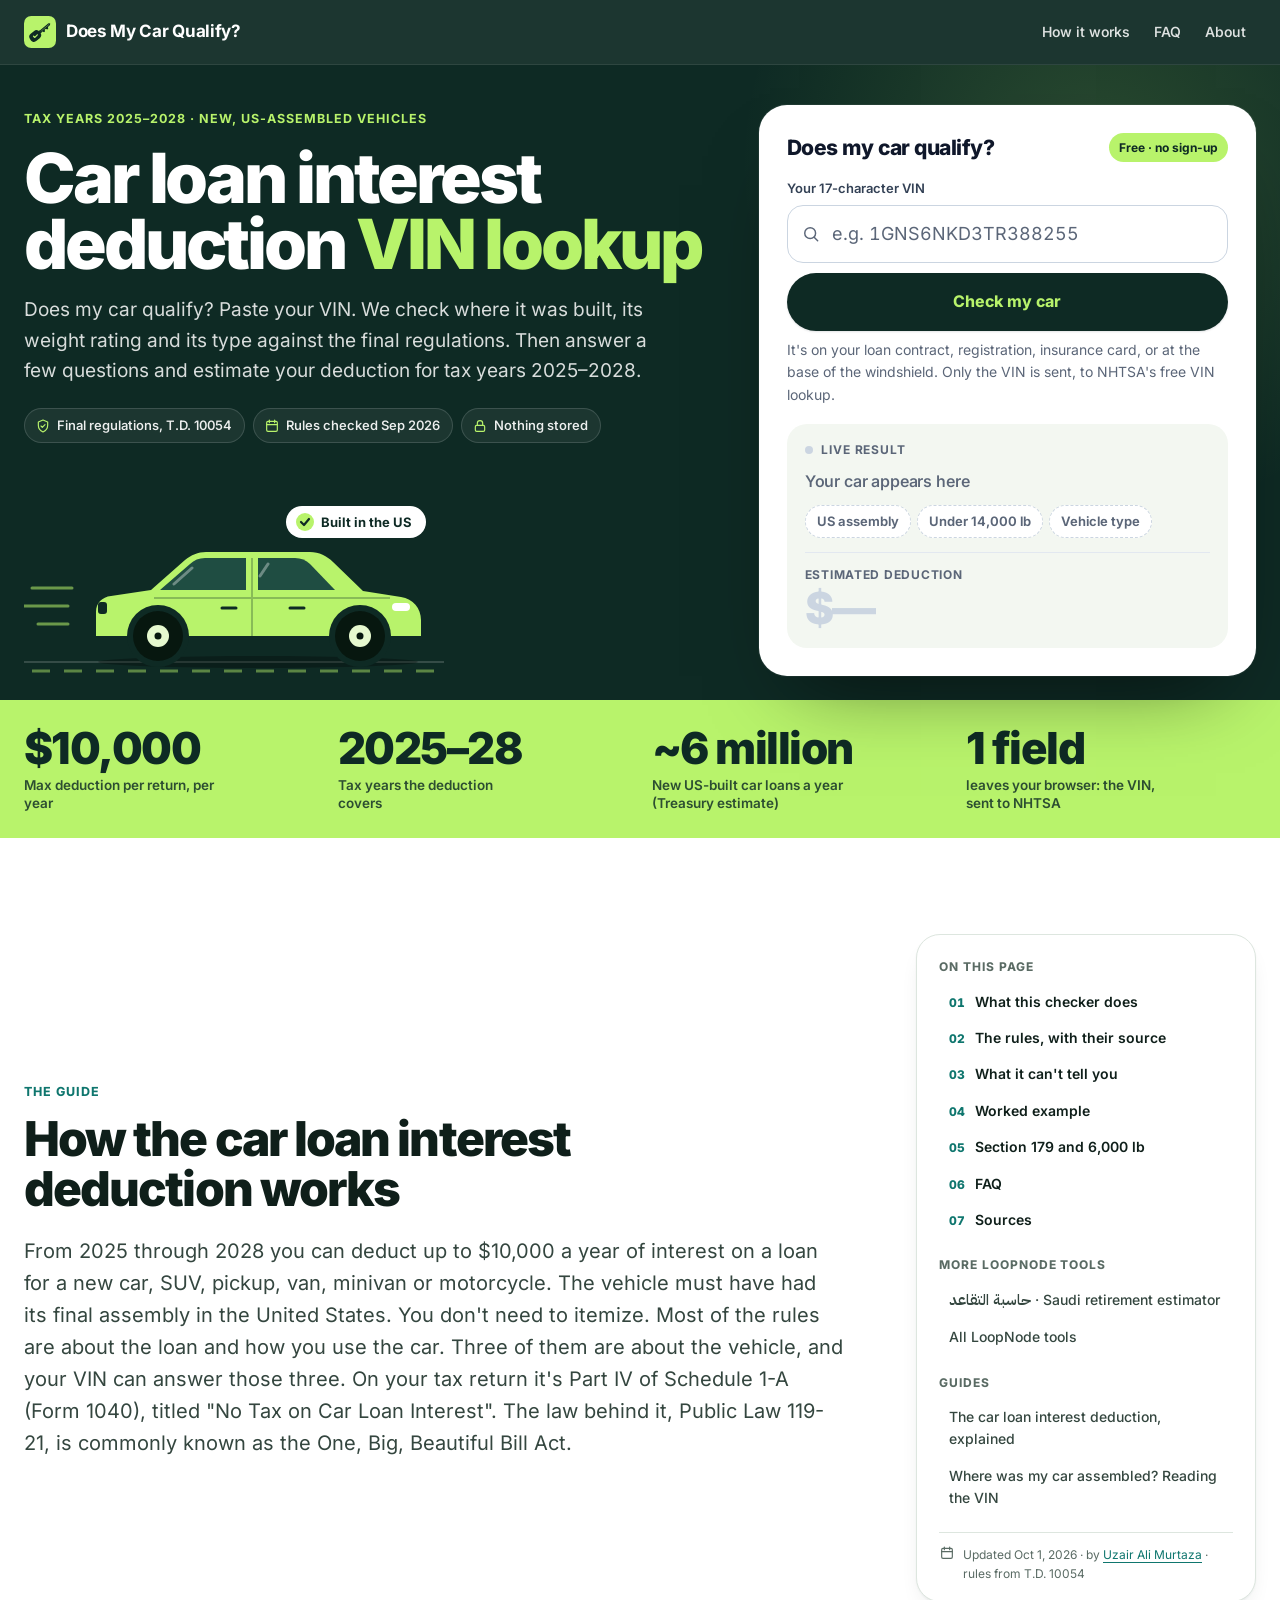
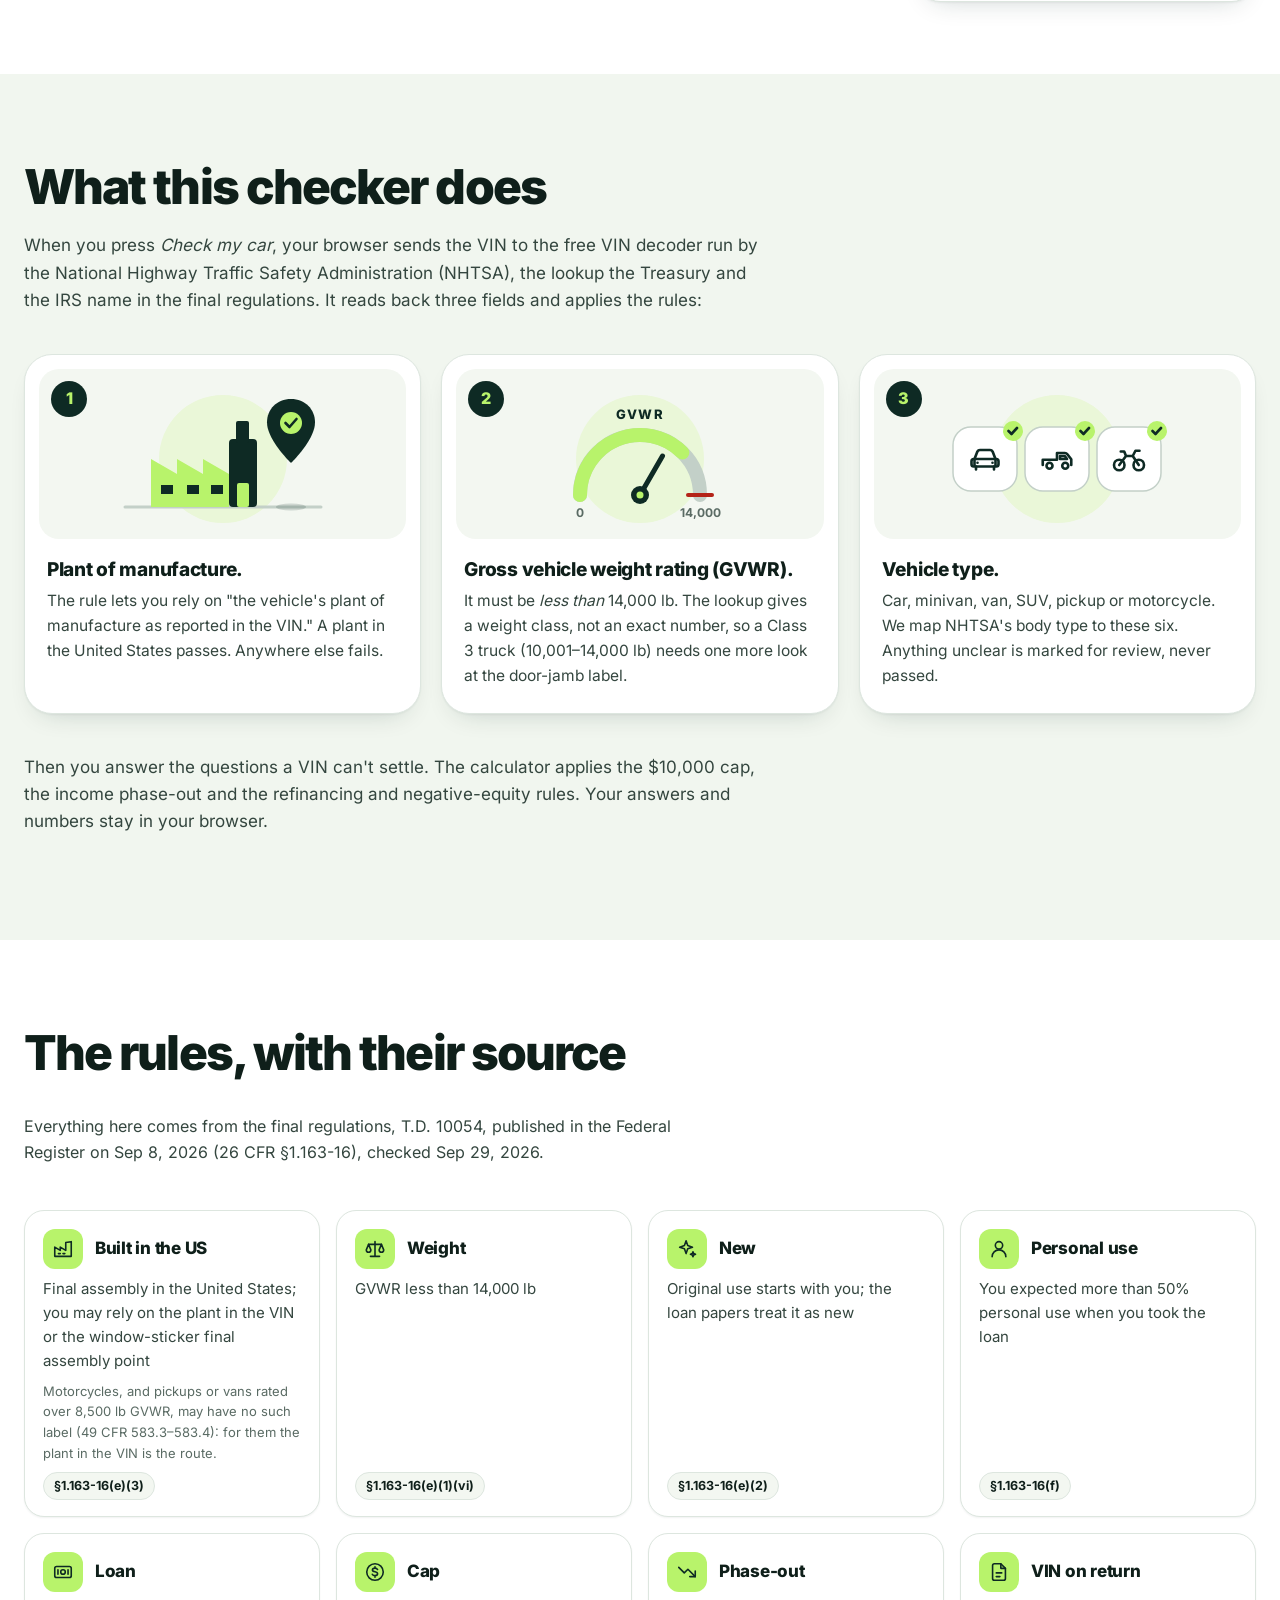
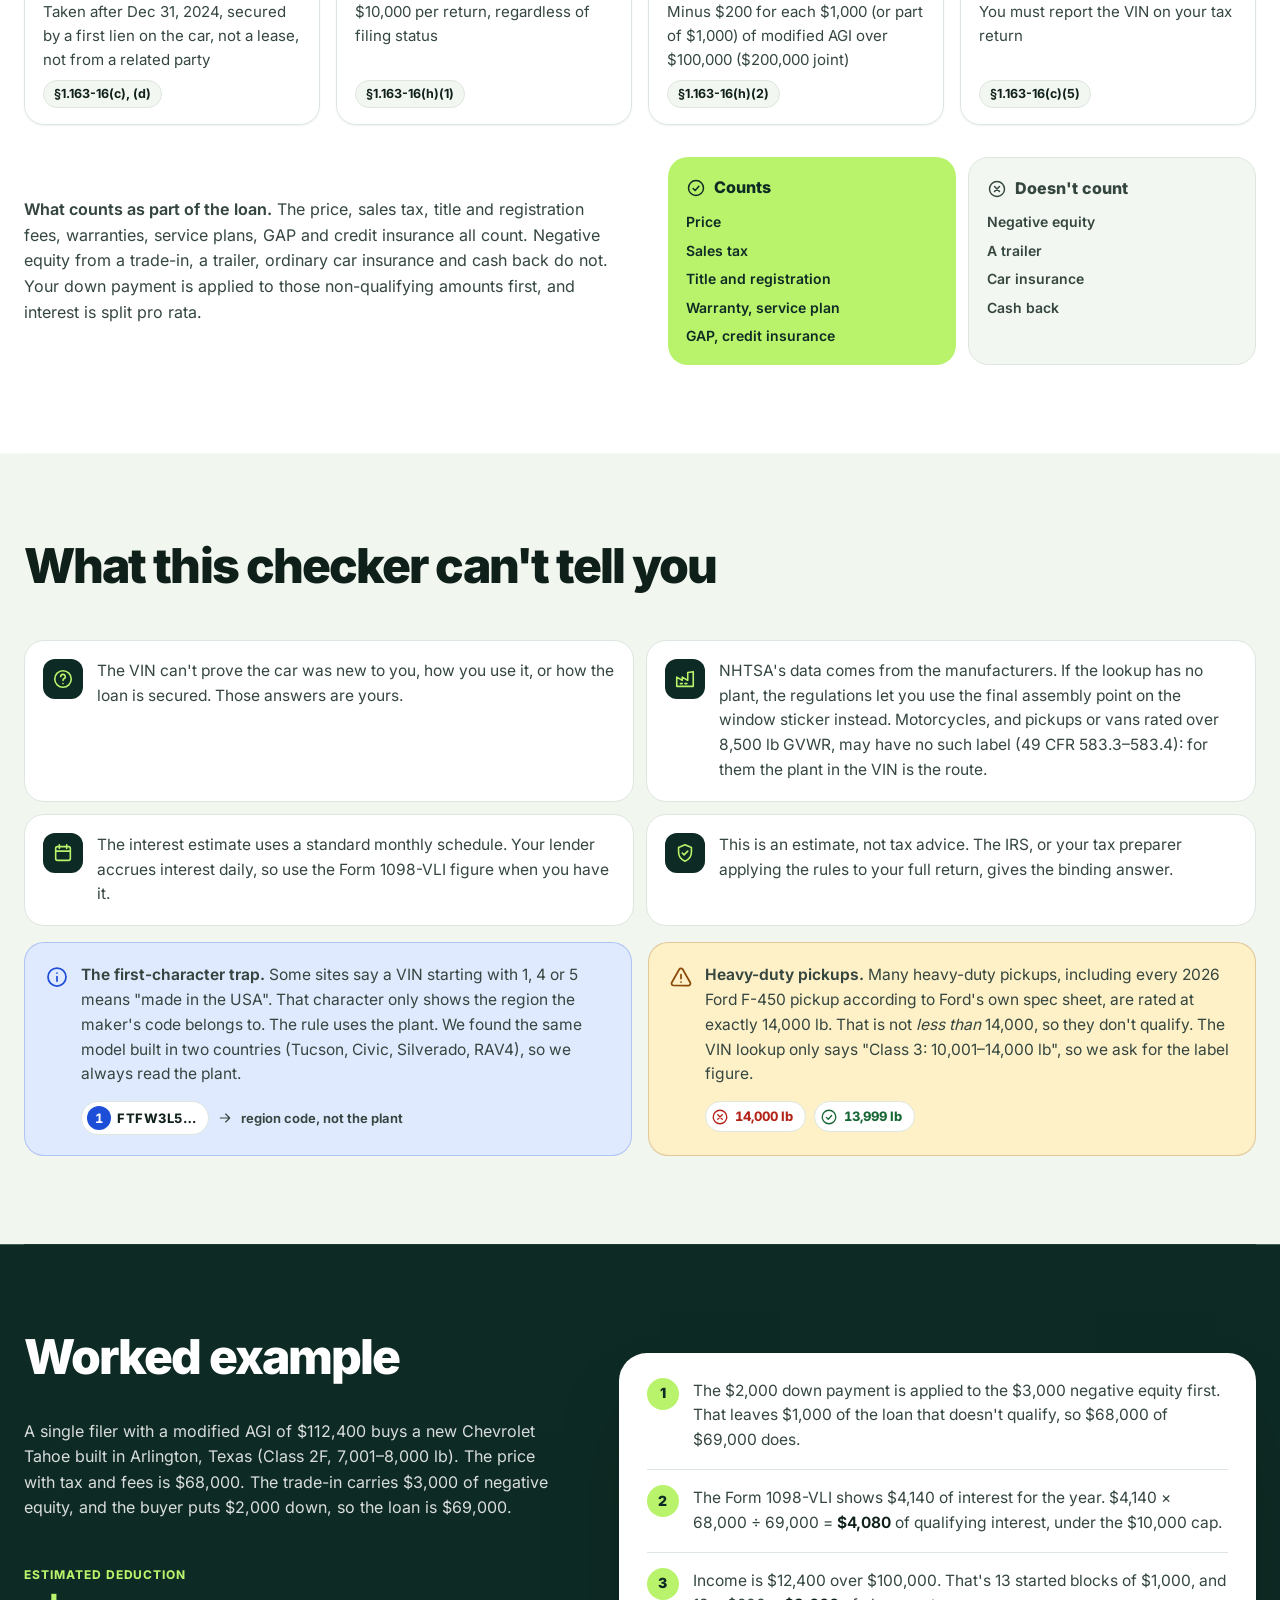
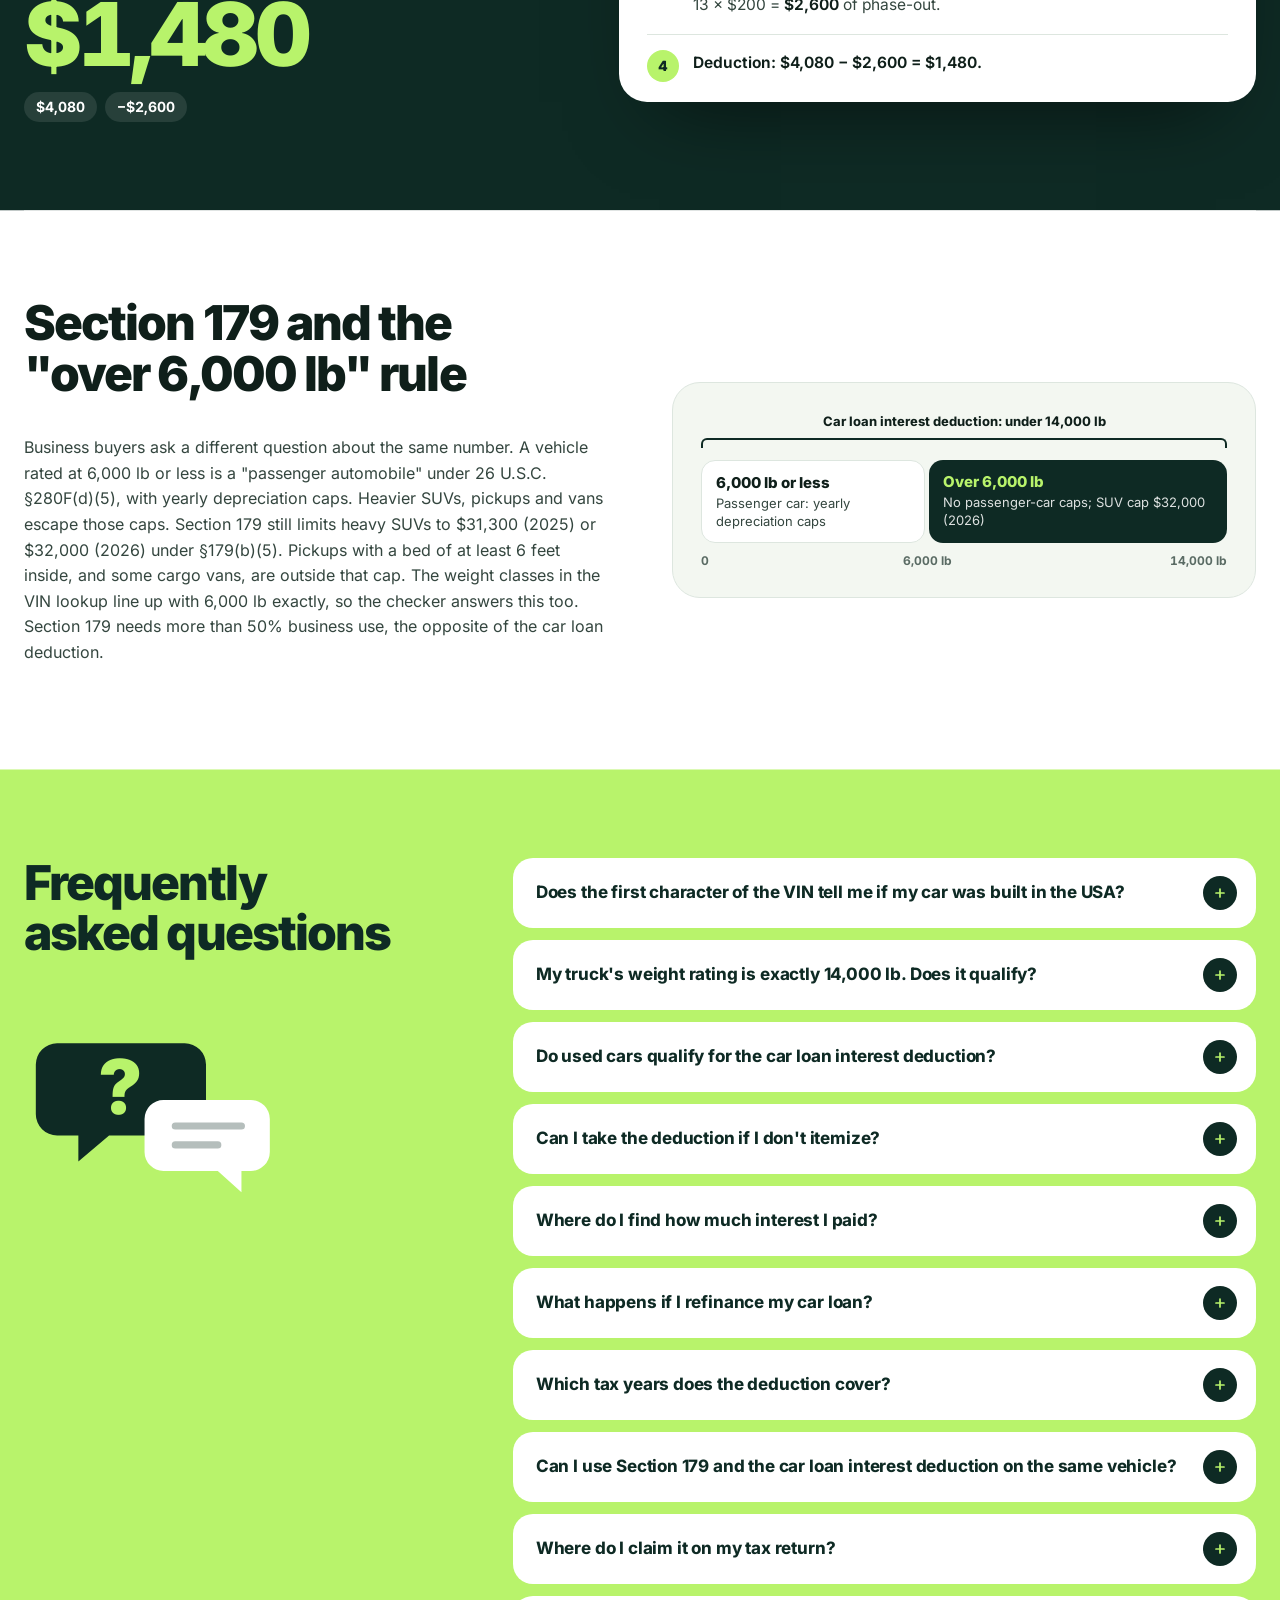
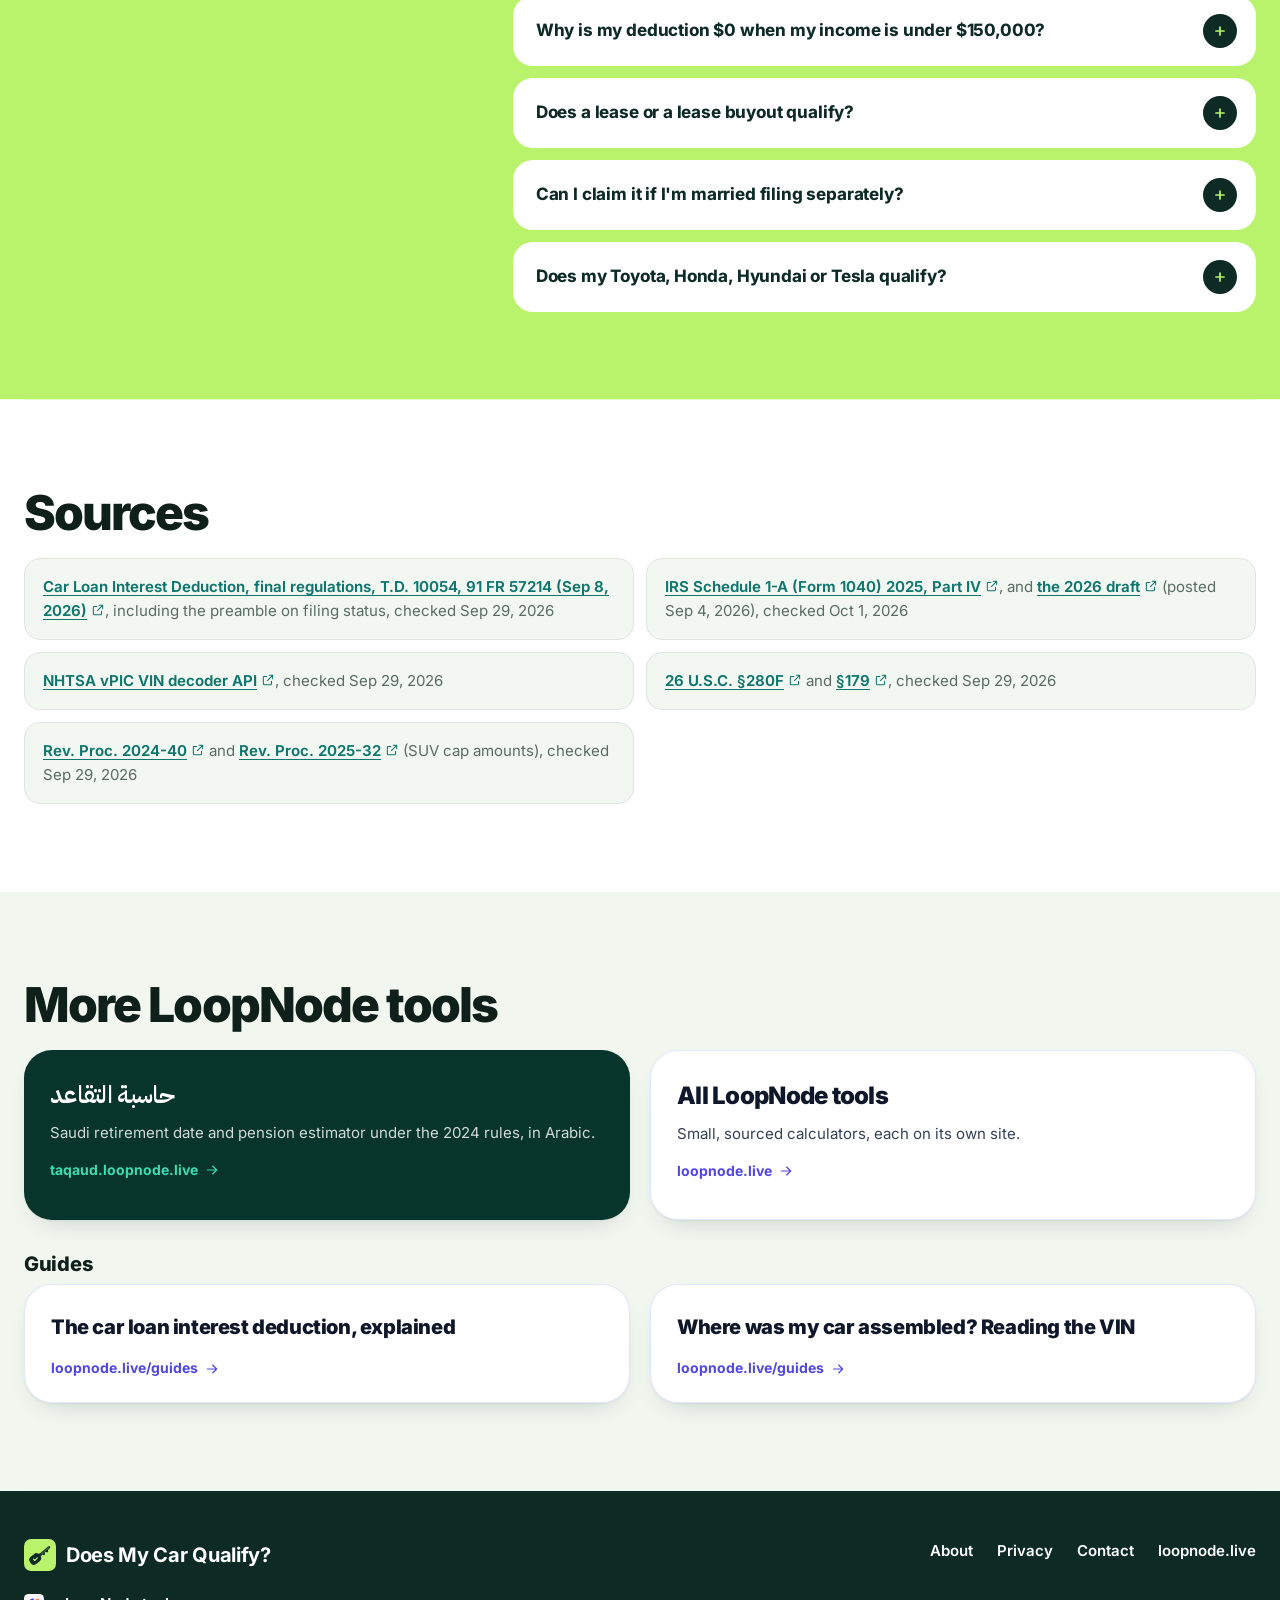
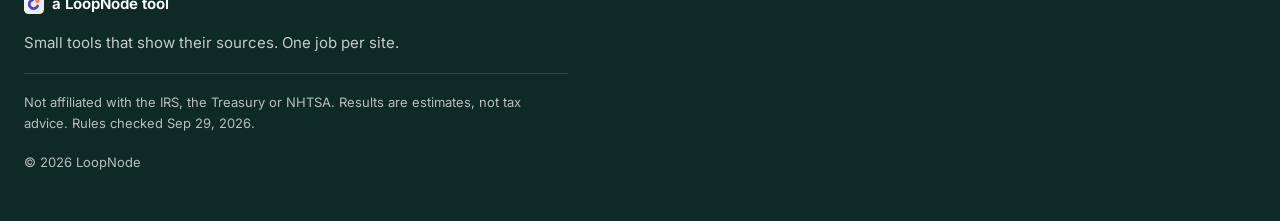
<file: index.html>
<!doctype html>
<html lang="en">
<head>
<meta charset="utf-8">
<meta name="viewport" content="width=device-width, initial-scale=1">
<meta http-equiv="Content-Security-Policy" content="default-src 'self'; connect-src 'self' https://vpic.nhtsa.dot.gov; font-src 'self'; img-src 'self' data:; style-src 'self'; script-src 'self'; base-uri 'none'; form-action 'none'; object-src 'none'">
<meta name="referrer" content="no-referrer">
<title>Car Loan Interest Deduction VIN Lookup &amp; Calculator: Does My Car Qualify?</title>
<meta name="description" content="Paste your VIN: we check US assembly, the 14,000 lb weight rule and vehicle type for the car loan interest deduction, then calculate your 2025–2028 deduction.">
<link rel="canonical" href="https://car.loopnode.live/">
<meta property="og:title" content="Car Loan Interest Deduction VIN Lookup &amp; Calculator: Does My Car Qualify?">
<meta property="og:description" content="Check the VIN part of the car loan interest deduction in one step, then calculate what you can deduct for 2025–2028.">
<meta property="og:url" content="https://car.loopnode.live/">
<meta property="og:type" content="website">
<meta property="og:site_name" content="LoopNode">
<meta property="og:locale" content="en_US">
<meta property="og:image" content="https://car.loopnode.live/og.png">
<meta property="og:image:width" content="1200">
<meta property="og:image:height" content="630">
<meta property="og:image:alt" content="Does My Car Qualify? icon (a car key with a check, on lime) beside a VIN result: three passing checks and an estimated deduction of $1,480.">
<meta name="twitter:card" content="summary_large_image">
<meta name="theme-color" content="#0e2a24">
<meta name="color-scheme" content="light dark">
<link rel="icon" href="favicon.svg" type="image/svg+xml">
<link rel="icon" href="favicon-32.png" sizes="32x32" type="image/png">
<link rel="icon" href="favicon-16.png" sizes="16x16" type="image/png">
<link rel="apple-touch-icon" href="apple-touch-icon.png">
<link rel="manifest" href="manifest.webmanifest">
<link rel="preload" href="fonts/inter-latin-wght.woff2" as="font" type="font/woff2" crossorigin>
<link rel="stylesheet" href="styles.css?v=e36f012452">
<script type="module" src="app.js?v=5646ecb81c"></script>
<script type="application/ld+json">
{"@context":"https://schema.org","@type":"WebApplication","name":"Does My Car Qualify? Car loan interest deduction VIN lookup","url":"https://car.loopnode.live/","applicationCategory":"FinanceApplication","operatingSystem":"Any","isAccessibleForFree":true,"offers":{"@type":"Offer","price":"0","priceCurrency":"USD"},"description":"Checks a VIN against the plant, weight and vehicle-type tests of the qualified passenger vehicle loan interest deduction (26 CFR 1.163-16) and estimates the deduction.","author":{"@type":"Person","name":"Uzair Ali Murtaza","url":"https://car.loopnode.live/about.html"},"publisher":{"@type":"Organization","name":"LoopNode","url":"https://loopnode.live/"},"dateModified":"2026-10-01","featureList":["VIN check against the plant, weight and vehicle-type tests","Car loan interest deduction calculator with the $10,000 cap and income phase-out","Section 179 over-6,000 lb check"]}
</script>
<script type="application/ld+json">
{"@context":"https://schema.org","@type":"FAQPage","mainEntity":[
{"@type":"Question","name":"Does the first character of the VIN tell me if my car was built in the USA?","acceptedAnswer":{"@type":"Answer","text":"No. The first character shows the region of the maker's code. The deduction uses the plant of manufacture reported in the VIN, which the NHTSA lookup returns separately. How to read the plant from a VIN."}},
{"@type":"Question","name":"My truck's weight rating is exactly 14,000 lb. Does it qualify?","acceptedAnswer":{"@type":"Answer","text":"No. The vehicle must have a gross vehicle weight rating of less than 14,000 pounds. A 14,000 lb truck, such as many heavy-duty pickups, does not qualify."}},
{"@type":"Question","name":"Do used cars qualify for the car loan interest deduction?","acceptedAnswer":{"@type":"Answer","text":"No. The original use of the vehicle has to start with you, and your loan papers have to treat it as a new vehicle."}},
{"@type":"Question","name":"Can I take the deduction if I don't itemize?","acceptedAnswer":{"@type":"Answer","text":"Yes. The deduction is allowed whether you itemize or take the standard deduction."}},
{"@type":"Question","name":"Where do I find how much interest I paid?","acceptedAnswer":{"@type":"Answer","text":"On Form 1098-VLI. Lenders that receive $600 or more of interest must send it by January 31 of the following year. Otherwise use your loan statements. For 2025, Notice 2025-57 lets lenders give you the interest total in a statement (online, monthly or annual) instead of the form."}},
{"@type":"Question","name":"What happens if I refinance my car loan?","acceptedAnswer":{"@type":"Answer","text":"The new loan still qualifies if it is secured by the same car, but only up to the balance of the old loan on the day you refinanced. Interest on any cash-out part does not count. It also only counts if the loan you refinanced qualified itself: taken after December 31, 2024, to buy the car new."}},
{"@type":"Question","name":"Which tax years does the deduction cover?","acceptedAnswer":{"@type":"Answer","text":"Tax years 2025 through 2028, for loans taken out after December 31, 2024."}},
{"@type":"Question","name":"Can I use Section 179 and the car loan interest deduction on the same vehicle?","acceptedAnswer":{"@type":"Answer","text":"Not in the same way at the same time. The car loan deduction needs more than 50% personal use; Section 179 on a vehicle needs more than 50% business use."}},
{"@type":"Question","name":"Where do I claim it on my tax return?","acceptedAnswer":{"@type":"Answer","text":"On Schedule 1-A (Form 1040), Part IV, \"No Tax on Car Loan Interest\". On the 2025 form you write the VIN on line 22 and the deduction is line 30. The 2026 draft moves Part IV to lines 28–36 and asks, for each vehicle, whether its final assembly was in the United States."}},
{"@type":"Question","name":"Why is my deduction $0 when my income is under $150,000?","acceptedAnswer":{"@type":"Answer","text":"The phase-out comes off your deduction, not off the $10,000 cap. At $120,000 of modified AGI it removes 20 × $200 = $4,000, so $2,044 of interest leaves $0. The calculator above shows the same steps."}},
{"@type":"Question","name":"Does a lease or a lease buyout qualify?","acceptedAnswer":{"@type":"Answer","text":"No. Lease payments aren't loan interest. Buying the car at the end of a lease doesn't count either: the leasing company was its first owner, so the car's original use didn't start with you."}},
{"@type":"Question","name":"Can I claim it if I'm married filing separately?","acceptedAnswer":{"@type":"Answer","text":"Yes. Filing status doesn't affect who can claim it. The phase-out starts at $100,000 of modified AGI for every filing status except married filing jointly, where it starts at $200,000."}},
{"@type":"Question","name":"Does my Toyota, Honda, Hyundai or Tesla qualify?","acceptedAnswer":{"@type":"Answer","text":"The brand doesn't decide it; the plant does. We decoded two 2026 RAV4s: one built in Georgetown, Kentucky, which passes, and one built in Woodstock, Ontario, which doesn't. Check your own VIN above."}}
]}
</script>
</head>
<body>
<svg class="sprite" aria-hidden="true" xmlns="http://www.w3.org/2000/svg">
  <symbol id="i-check" viewBox="0 0 24 24"><circle cx="12" cy="12" r="9"/><path d="m8.5 12.5 2.5 2.5 4.5-5"/></symbol>
  <symbol id="i-x" viewBox="0 0 24 24"><circle cx="12" cy="12" r="9"/><path d="m15 9-6 6M9 9l6 6"/></symbol>
  <symbol id="i-alert" viewBox="0 0 24 24"><path d="M10.3 4.2 2.8 17.5a2 2 0 0 0 1.7 3h15a2 2 0 0 0 1.7-3L13.7 4.2a2 2 0 0 0-3.4 0Z"/><path d="M12 9.5v4M12 17h.01"/></symbol>
  <symbol id="i-help" viewBox="0 0 24 24"><circle cx="12" cy="12" r="9"/><path d="M9.5 9.5a2.5 2.5 0 1 1 3.4 2.3c-.6.3-.9.8-.9 1.5v.4M12 17h.01"/></symbol>
  <symbol id="i-info" viewBox="0 0 24 24"><circle cx="12" cy="12" r="9"/><path d="M12 16v-4.5M12 8h.01"/></symbol>
  <symbol id="i-lock" viewBox="0 0 24 24"><rect x="5" y="11" width="14" height="9" rx="2"/><path d="M8 11V8a4 4 0 0 1 8 0v3"/></symbol>
  <symbol id="i-calendar" viewBox="0 0 24 24"><rect x="4" y="5" width="16" height="15" rx="2"/><path d="M8 3v4M16 3v4M4 10h16"/></symbol>
  <symbol id="i-shield" viewBox="0 0 24 24"><path d="M12 3 5 6v5c0 4.5 3 8.3 7 10 4-1.7 7-5.5 7-10V6l-7-3Z"/><path d="m9 12 2 2 4-4"/></symbol>
  <symbol id="i-print" viewBox="0 0 24 24"><path d="M7 9V4h10v5"/><rect x="4" y="9" width="16" height="7" rx="2"/><path d="M7 14h10v6H7z"/></symbol>
  <symbol id="i-chevron" viewBox="0 0 24 24"><path d="m6 9 6 6 6-6"/></symbol>
  <symbol id="i-search" viewBox="0 0 24 24"><circle cx="11" cy="11" r="6.5"/><path d="m20 20-4.2-4.2"/></symbol>
  <symbol id="i-external" viewBox="0 0 24 24"><path d="M14 4h6v6M20 4l-9 9"/><path d="M18 14v5a1 1 0 0 1-1 1H5a1 1 0 0 1-1-1V7a1 1 0 0 1 1-1h5"/></symbol>
  <symbol id="i-factory" viewBox="0 0 24 24"><path d="M3 20V10l6 3.5V10l6 3.5V5l6-1v16Z"/><path d="M7 17h2M12 17h2"/></symbol>
  <symbol id="i-scale" viewBox="0 0 24 24"><path d="M12 4v16M7 20h10M5 7h14"/><path d="m5 7-2.5 6a2.5 2.5 0 0 0 5 0L5 7M19 7l-2.5 6a2.5 2.5 0 0 0 5 0L19 7"/></symbol>
  <symbol id="i-car" viewBox="0 0 24 24"><path d="M5 16v-4l1.8-4.6A2 2 0 0 1 8.7 6h6.6a2 2 0 0 1 1.9 1.4L19 12v4"/><rect x="3" y="12" width="18" height="5" rx="1.5"/><path d="M6 17v2M18 17v2M7 14.5h.01M17 14.5h.01"/></symbol>
  <symbol id="i-calc" viewBox="0 0 24 24"><rect x="5" y="3" width="14" height="18" rx="2"/><path d="M8.5 7h7M8.5 11.5h.01M12 11.5h.01M15.5 11.5h.01M8.5 15.5h.01M12 15.5h.01M15.5 15.5h.01"/></symbol>
  <symbol id="i-copy" viewBox="0 0 24 24"><rect x="8" y="8" width="12" height="12" rx="2"/><path d="M16 8V6a2 2 0 0 0-2-2H6a2 2 0 0 0-2 2v8a2 2 0 0 0 2 2h2"/></symbol>
  <symbol id="i-arrow" viewBox="0 0 24 24"><path d="M5 12h14M13 6l6 6-6 6"/></symbol>
  <symbol id="i-dollar" viewBox="0 0 24 24"><circle cx="12" cy="12" r="9"/><path d="M14.8 9.3c-.5-.9-1.6-1.5-2.8-1.5-1.6 0-2.8.8-2.8 2s1.2 1.7 2.8 2 2.8.9 2.8 2.1-1.2 2.1-2.8 2.1c-1.3 0-2.4-.6-2.9-1.5M12 6.3v1.5M12 16v1.7"/></symbol>
  <symbol id="i-trend" viewBox="0 0 24 24"><path d="m3 7 6 6 4-4 8 8"/><path d="M15 17h6v-6"/></symbol>
  <symbol id="i-doc" viewBox="0 0 24 24"><path d="M14 3H7a2 2 0 0 0-2 2v14a2 2 0 0 0 2 2h10a2 2 0 0 0 2-2V8Z"/><path d="M14 3v5h5M9 13h6M9 17h4"/></symbol>
  <symbol id="i-user" viewBox="0 0 24 24"><circle cx="12" cy="8" r="4"/><path d="M4.5 20.5a7.5 7.5 0 0 1 15 0"/></symbol>
  <symbol id="i-cash" viewBox="0 0 24 24"><rect x="3" y="6" width="18" height="12" rx="2"/><circle cx="12" cy="12" r="2.5"/><path d="M6.5 9.5v5M17.5 9.5v5"/></symbol>
  <symbol id="i-sparkle" viewBox="0 0 24 24"><path d="m11 3 1.8 5.2L18 10l-5.2 1.8L11 17l-1.8-5.2L4 10l5.2-1.8Z"/><path d="m18.5 15 .8 2 2 .7-2 .8-.8 2-.7-2-2-.8 2-.7Z"/></symbol>
  <symbol id="i-pickup" viewBox="0 0 24 24"><path d="M2.5 16v-3.5h9.5V8h5.3a2 2 0 0 1 1.6.8l2.6 3.4V16"/><path d="M14 10h3.2l1.5 2H14z"/><circle cx="7" cy="16.5" r="2"/><circle cx="17.5" cy="16.5" r="2"/></symbol>
  <symbol id="i-moto" viewBox="0 0 24 24"><circle cx="5.5" cy="16" r="3.5"/><circle cx="18.5" cy="16" r="3.5"/><path d="m5.5 16 4.5-6h4.5l4 6M10 10 8.8 7H6.5M14.5 10l1.8-3.5H19"/></symbol>
</svg>
<a class="skip" href="#vin-form">Skip to the VIN check</a>
<header class="site-header">
  <div class="container header-inner">
    <a class="brand" href="./"><svg class="brand-icon" viewBox="0 0 1024 1024" aria-hidden="true"><rect width="1024" height="1024" rx="230" fill="#B8F36B"/><g transform="rotate(-40 512 512) translate(8 0) scale(1.12) translate(-55 -55)"><g fill="#0E2A24"><path d="M268 382 H386 C462 382 500 424 500 512 C500 600 462 642 386 642 H268 C192 642 154 600 154 512 C154 424 192 382 268 382 Z"/><rect x="490" y="468" width="44" height="88" rx="14"/><path d="M526 478 H826 C846 478 862 488 876 502 L886 512 L876 522 C862 536 846 546 826 546 H770 L748 590 L712 590 L690 546 H650 L628 590 L592 590 L570 546 H526 Z"/></g><path d="M566 512 H828" stroke="#B8F36B" stroke-width="11" stroke-linecap="round"/></g><path d="M306 646 L346 686 L426 602" fill="none" stroke="#B8F36B" stroke-width="40" stroke-linecap="round" stroke-linejoin="round"/></svg><span class="wordmark">Does My Car Qualify?</span></a>
    <nav class="site-nav" aria-label="Site"><a class="nav-optional" href="#how-it-works">How it works</a><a href="#faq">FAQ</a><a href="about.html">About</a></nav>
  </div>
</header>

<main>
  <section class="hero" aria-labelledby="hero-h">
    <div class="container hero-grid">
      <div class="hero-copy">
        <p class="eyebrow">Tax years 2025–2028 · New, US-assembled vehicles</p>
        <h1 id="hero-h">Car loan interest deduction <span class="hl">VIN lookup</span></h1>
        <p class="lede">Does my car qualify? Paste your VIN. We check where it was built, its weight rating and its type against the final regulations. Then answer a few questions and estimate your deduction for tax years <span class="nw">2025–2028</span>.</p>
        <ul class="chips" aria-label="About this check">
          <li class="chip"><svg class="icon" aria-hidden="true"><use href="#i-shield"/></svg>Final regulations, T.D. 10054</li>
          <li class="chip"><svg class="icon" aria-hidden="true"><use href="#i-calendar"/></svg>Rules checked Sep 2026</li>
          <li class="chip"><svg class="icon" aria-hidden="true"><use href="#i-lock"/></svg>Nothing stored</li>
        </ul>
      </div>
      <div class="hero-widget">
      <form id="vin-form" class="widget" novalidate>
        <div class="widget-head"><h2 class="widget-title">Does my car qualify?</h2><span class="widget-tag">Free · no sign-up</span></div>
        <label for="vin">Your 17-character VIN</label>
        <div class="vin-row">
          <div class="input-wrap input-vin"><svg class="icon affix-icon" aria-hidden="true"><use href="#i-search"/></svg><input id="vin" name="vin" type="text" inputmode="text" autocomplete="off" autocapitalize="characters" spellcheck="false" maxlength="64" placeholder="e.g. 1GNS6NKD3TR388255" aria-describedby="vin-hint vin-status" required></div>
          <button type="submit" id="vin-go" class="btn btn-primary"><span class="spinner" aria-hidden="true" hidden></span>Check my car</button>
        </div>
        <noscript><p class="noscript-note">This checker needs JavaScript. The guide below explains every rule if you'd rather check by hand.</p></noscript>
        <p id="vin-hint" class="hint">It's on your loan contract, registration, insurance card, or at the base of the windshield. Only the VIN is sent, to NHTSA's free VIN lookup.</p>
        <p id="vin-status" class="status" role="status" aria-live="polite"></p>
        <div id="vin-actions" class="vin-actions" hidden>
          <button type="button" id="retry" class="btn btn-secondary">Try again</button>
          <button type="button" id="manual-open" class="btn btn-link">Enter vehicle details manually</button>
        </div>
        <div id="manual" class="manual" hidden>
          <h3>Enter vehicle details manually</h3>
          <p class="hint">For when the VIN lookup is down or doesn't know your car. Next you'll read the final assembly point on the window sticker and the GVWR on the door-jamb label. Motorcycles, and pickups or vans rated over 8,500 lb GVWR, may have no window-sticker label (49 CFR 583.3–583.4): for them the plant in the VIN is the route, so try the lookup again later.</p>
          <label for="manual-type">Vehicle type</label>
          <select id="manual-type" aria-describedby="manual-type-error">
            <option value="">Choose a type…</option>
            <option value="car">Car</option>
            <option value="suv">SUV</option>
            <option value="pickup">Pickup truck</option>
            <option value="minivan">Minivan</option>
            <option value="van">Van</option>
            <option value="motorcycle">Motorcycle</option>
            <option value="other">RV, motorhome, bus or other</option>
          </select>
          <p id="manual-type-error" class="field-error" hidden></p>
          <button type="button" id="manual-go" class="btn btn-primary">Use these details</button>
        </div>
        <div id="preview" class="preview" data-state="empty">
          <div class="preview-top"><p class="preview-kicker"><span class="live-dot" aria-hidden="true"></span>Live result</p><p id="preview-verdict" class="preview-verdict" hidden></p></div>
          <p class="preview-vehicle">Your car appears here</p>
          <ul id="preview-badges" class="preview-badges" aria-label="Vehicle checks">
            <li class="pbadge">US assembly</li>
            <li class="pbadge">Under 14,000 lb</li>
            <li class="pbadge">Vehicle type</li>
          </ul>
          <div class="preview-amount-row">
            <div><p class="preview-label">Estimated deduction</p><p id="preview-amount" class="preview-amount">$—</p></div>
            <a id="preview-next" class="preview-next" href="#questions" hidden>Next: answer 8 questions</a>
          </div>
        </div>
      </form>
      </div>
      <div class="hero-art">
        <svg class="hero-car" viewBox="0 0 420 172" aria-hidden="true" focusable="false">
          <path class="road" d="M0 158H420"/><path class="lane" d="M8 167H412"/>
          <path class="speed" d="M8 84h40M0 102h44M14 120h30"/>
          <ellipse class="shade" cx="234" cy="158" rx="160" ry="6"/>
          <path class="body" d="M72 132v-24c0-9 6-15 15-16l40-6 34-30c6-5 13-8 21-8h104c9 0 17 4 23 10l30 29 38 6c12 2 20 11 20 23v16z"/>
          <path class="glass" d="M136 86l30-26c4-4 9-6 15-6h41v32z"/><path class="glass" d="M234 54h37c6 0 11 2 15 6l25 26h-77z"/>
          <path class="shine" d="M150 80l18-16M244 60l-8 12"/>
          <path class="crease" d="M228 54v78M130 94h236"/><path class="handle" d="M198 104h14M266 104h14"/>
          <rect class="lamp" x="368" y="99" width="18" height="8" rx="4"/><rect class="tail" x="74" y="98" width="9" height="12" rx="3"/>
          <circle class="arch" cx="134" cy="132" r="31"/><circle class="arch" cx="336" cy="132" r="31"/>
          <circle class="tyre" cx="134" cy="132" r="25"/><circle class="hub" cx="134" cy="132" r="11"/><circle class="nut" cx="134" cy="132" r="3.5"/>
          <circle class="tyre" cx="336" cy="132" r="25"/><circle class="hub" cx="336" cy="132" r="11"/><circle class="nut" cx="336" cy="132" r="3.5"/>
          <g class="tag"><rect x="262" y="2" width="140" height="32" rx="16"/><circle cx="281" cy="18" r="9"/><path d="m277 18 3 3 5-6"/><text x="297" y="23">Built in the US</text></g>
        </svg>
      </div>
    </div>
    <div class="stat-strip">
      <div class="container">
        <dl class="stats">
          <div class="stat"><dt>$10,000</dt><dd>Max deduction per return, per year</dd></div>
          <div class="stat"><dt>2025–28</dt><dd>Tax years the deduction covers</dd></div>
          <div class="stat"><dt>~6 million</dt><dd>New US-built car loans a year (Treasury estimate)</dd></div>
          <div class="stat"><dt>1 field</dt><dd>leaves your browser: the VIN, sent to NHTSA</dd></div>
        </dl>
      </div>
    </div>
  </section>

  <section id="tool" class="container tool band band-mint" aria-labelledby="tool-h" hidden>
    <div class="tool-head">
      <p class="eyebrow">Steps 2 and 3</p>
      <h2 id="tool-h">Your answers and full result</h2>
    </div>

    <form id="questions" class="card" hidden novalidate>
      <div class="card-head"><span class="step-num" aria-hidden="true">2</span><h3 class="card-title">What the VIN can't show</h3></div>
      <p class="hint">Answer these from your loan papers.</p>
      <fieldset class="q"><legend>Do your loan papers treat the car as <strong>new</strong>? (Not used, not a lease buyout.)</legend>
        <div class="seg" role="presentation"><label><input type="radio" name="newOnPaperwork" value="yes"><span>Yes</span></label><label><input type="radio" name="newOnPaperwork" value="no"><span>No</span></label></div></fieldset>
      <fieldset class="q"><legend>When you took the loan, did you expect <strong>more than 50% personal use</strong>?</legend>
        <div class="seg" role="presentation"><label><input type="radio" name="personalUse" value="yes"><span>Yes</span></label><label><input type="radio" name="personalUse" value="no"><span>No</span></label></div></fieldset>
      <fieldset class="q"><legend>Is the loan <strong>secured by the car</strong> (a first lien)? A credit card or unsecured personal loan is not.</legend>
        <div class="seg" role="presentation"><label><input type="radio" name="securedByCar" value="yes"><span>Yes</span></label><label><input type="radio" name="securedByCar" value="no"><span>No</span></label></div></fieldset>
      <fieldset class="q"><legend>Did you take the loan <strong>after Dec 31, 2024</strong>?</legend>
        <div class="seg" role="presentation"><label><input type="radio" name="loanAfter2024" value="yes"><span>Yes</span></label><label><input type="radio" name="loanAfter2024" value="no"><span>No</span></label></div></fieldset>
      <fieldset class="q"><legend>Is it a <strong>purchase loan</strong>, not a lease?</legend>
        <div class="seg" role="presentation"><label><input type="radio" name="notLease" value="yes"><span>Yes</span></label><label><input type="radio" name="notLease" value="no"><span>No</span></label></div></fieldset>
      <fieldset class="q"><legend>Is the lender <strong>unrelated to you</strong>, such as a bank, credit union or the dealer's finance company?</legend>
        <div class="seg" role="presentation"><label><input type="radio" name="notRelative" value="yes"><span>Yes</span></label><label><input type="radio" name="notRelative" value="no"><span>No</span></label></div></fieldset>
      <fieldset class="q"><legend>Did you take out this loan <strong>yourself</strong>, rather than take it over from someone else?</legend>
        <div class="seg" role="presentation"><label><input type="radio" name="originalBorrower" value="yes"><span>Yes</span></label><label><input type="radio" name="originalBorrower" value="no"><span>No</span></label></div></fieldset>
      <fieldset class="q"><legend>Are you claiming as an <strong>individual</strong>, not as a company or business partnership?</legend>
        <div class="seg" role="presentation"><label><input type="radio" name="individual" value="yes"><span>Yes</span></label><label><input type="radio" name="individual" value="no"><span>No</span></label></div></fieldset>
    </form>

    <form id="calc" class="card" hidden novalidate>
      <div class="card-head"><span class="step-num" aria-hidden="true">3</span><h3 class="card-title">Estimate your deduction</h3></div>
      <div class="grid">
        <div class="field"><label for="year">Tax year</label><select id="year"><option>2025</option><option selected>2026</option><option>2027</option><option>2028</option></select></div>
        <div class="field"><label for="interest">Interest paid that year</label><div class="input-wrap"><span class="affix" aria-hidden="true">$</span><input id="interest" type="text" inputmode="decimal" autocomplete="off" aria-describedby="interest-hint"></div><p id="interest-error" class="field-error" hidden></p></div>
      </div>
      <p id="interest-hint" class="hint">Use box 1 of your Form 1098-VLI (for 2025, your lender may give you a statement of the interest instead). No form yet? Estimate it here:</p>
      <details id="estimator" class="estimator">
        <summary class="plain">Estimate the interest from my loan terms</summary>
        <div class="grid">
          <div class="field"><label for="est-amount">Amount financed</label><div class="input-wrap"><span class="affix" aria-hidden="true">$</span><input id="est-amount" type="text" inputmode="decimal" autocomplete="off"></div><p id="est-amount-error" class="field-error" hidden></p></div>
          <div class="field"><label for="est-apr">APR</label><div class="input-wrap"><input id="est-apr" type="number" inputmode="decimal" min="0" max="40" step="0.01"><span class="affix affix-end" aria-hidden="true">%</span></div></div>
          <div class="field"><label for="est-term">Term</label><div class="input-wrap"><input id="est-term" type="number" inputmode="numeric" min="1" max="120" step="1"><span class="affix affix-end" aria-hidden="true">months</span></div></div>
          <div class="field"><label for="est-first">First payment (month)</label><input id="est-first" type="month" aria-describedby="est-first-hint"><p id="est-first-hint" class="hint">The month of your first payment, e.g. February 2026.</p></div>
        </div>
        <button type="button" id="est-go" class="btn btn-secondary">Use this estimate</button>
        <p id="est-out" class="hint" aria-live="polite"></p>
      </details>
      <div class="grid">
        <div class="field"><label for="financed">Total amount financed</label><div class="input-wrap"><span class="affix" aria-hidden="true">$</span><input id="financed" type="text" inputmode="decimal" autocomplete="off"></div><p id="financed-error" class="field-error" hidden></p></div>
        <div class="field"><label for="down">Down payment</label><div class="input-wrap"><span class="affix" aria-hidden="true">$</span><input id="down" type="text" inputmode="decimal" autocomplete="off" value="0"></div><p id="down-error" class="field-error" hidden></p></div>
        <div class="field"><label for="nonq">Negative equity and other non-car items rolled in</label><div class="input-wrap"><span class="affix" aria-hidden="true">$</span><input id="nonq" type="text" inputmode="decimal" autocomplete="off" value="0" aria-describedby="nonq-hint"></div><p id="nonq-error" class="field-error" hidden></p></div>
      </div>
      <p id="nonq-hint" class="hint">Negative equity from a trade-in, a trailer, non-credit insurance, cash back. Warranties, service plans, GAP, sales tax and title fees <em>do</em> count as part of the car.</p>
      <label class="check"><input id="refi" type="checkbox"> This loan refinanced an earlier car loan</label>
      <div id="refi-row" class="refi-row" hidden>
        <fieldset class="q refi-original"><legend>Was the loan you refinanced (the original loan) also taken <strong>after Dec 31, 2024</strong>?</legend>
          <div class="seg" role="presentation"><label><input type="radio" name="refiOriginal" value="yes"><span>Yes</span></label><label><input type="radio" name="refiOriginal" value="no"><span>No</span></label></div>
          <p class="hint">A refinance only counts if the loan it replaced qualified too (§1.163-16(d)(4)).</p></fieldset>
        <div class="grid">
        <div class="field"><label for="refi-old">Old loan balance when refinanced</label><div class="input-wrap"><span class="affix" aria-hidden="true">$</span><input id="refi-old" type="text" inputmode="decimal" autocomplete="off"></div><p id="refi-old-error" class="field-error" hidden></p></div>
        <div class="field"><label for="refi-new">New loan amount</label><div class="input-wrap"><span class="affix" aria-hidden="true">$</span><input id="refi-new" type="text" inputmode="decimal" autocomplete="off"></div><p id="refi-new-error" class="field-error" hidden></p></div>
        </div>
      </div>
      <div class="grid">
        <div class="field"><label for="business">Business use of the car</label><div class="input-wrap"><input id="business" type="text" inputmode="numeric" autocomplete="off" value="0"><span class="affix affix-end" aria-hidden="true">%</span></div><p id="business-error" class="field-error" hidden></p></div>
        <div class="field"><label for="magi">Modified AGI</label><div class="input-wrap"><span class="affix" aria-hidden="true">$</span><input id="magi" type="text" inputmode="decimal" autocomplete="off" aria-describedby="magi-hint"></div><p id="magi-error" class="field-error" hidden></p><p id="magi-hint" class="hint">Your adjusted gross income, plus any foreign earned income or US-territory income you excluded.</p><label class="check"><input id="joint" type="checkbox"> Married filing jointly</label></div>
      </div>
    </form>

    <aside id="result-panel" class="result-panel" aria-labelledby="result-h">
      <h3 id="result-h" class="panel-title"><span class="live-dot" aria-hidden="true"></span>Your result</h3>
      <div id="result-loading" class="skeleton" hidden>
        <p class="visually-hidden">Looking up your VIN…</p>
        <span class="sk sk-verdict"></span>
        <div class="sk-card"><span class="sk sk-kicker"></span><span class="sk sk-figure"></span><span class="sk sk-row"></span><span class="sk sk-row"></span><span class="sk sk-row"></span></div>
        <div class="sk-card"><span class="sk sk-kicker"></span><span class="sk sk-title"></span><span class="sk sk-row"></span></div>
      </div>
      <div id="verdict" class="verdict reveal" role="status" aria-live="polite" tabindex="-1" hidden></div>
      <div id="vehicle-ask" class="vehicle-ask reveal" hidden>
        <div id="trap" class="alert alert-info" hidden></div>
        <div id="model-year-note" class="alert alert-info" hidden></div>
        <div id="label-gvwr-row" class="ask" hidden>
          <label for="label-gvwr">GVWR on your door-jamb label (lb)</label>
          <div class="input-wrap"><input id="label-gvwr" type="number" inputmode="numeric" min="0" max="100000" step="1" aria-describedby="label-gvwr-hint"><span class="affix affix-end" aria-hidden="true">lb</span></div>
          <p id="label-gvwr-error" class="field-error" hidden></p>
          <p id="label-gvwr-hint" class="hint">It's on the sticker in the driver-side door frame, marked "GVWR". Exactly 14,000 lb does not qualify.</p>
        </div>
        <fieldset id="sticker-row" class="ask" hidden>
          <legend>Does the window sticker give a final assembly point in the US?</legend>
          <div class="seg" role="presentation"><label><input type="radio" name="sticker" value="yes"><span>Yes</span></label><label><input type="radio" name="sticker" value="no"><span>No</span></label></div>
          <p class="hint">Motorcycles, and pickups or vans rated over 8,500 lb GVWR, may have no such label (49 CFR 583.3–583.4): for them the plant in the VIN is the route. If yours has no label, leave this unanswered and ask your tax preparer.</p>
        </fieldset>
      </div>
      <div id="calc-out" class="deduction reveal" hidden></div>
      <p id="calc-live" class="visually-hidden" role="status" aria-live="polite"></p>
      <details id="vehicle" class="fold vehicle-fold reveal" hidden>
        <summary class="plain"><span class="fold-head"><span id="vehicle-kicker" class="panel-kicker">Vehicle from NHTSA's VIN lookup</span><span id="vehicle-name" class="vehicle-name">Your vehicle</span></span></summary>
        <ul id="checks" class="checks"></ul>
      </details>
      <details id="s179" class="fold s179" hidden>
        <summary class="plain">For business buyers: Section 179 "over 6,000 lb" check</summary>
        <p id="s179-text"></p>
      </details>
      <div id="trust" class="trust" hidden>
        <p class="trust-title"><svg class="icon" aria-hidden="true"><use href="#i-shield"/></svg>How we calculate</p>
        <p>Rules from the final regulations <a href="https://www.federalregister.gov/documents/2026/09/08/2026-18219/car-loan-interest-deduction" rel="noopener">T.D. 10054</a> (26 CFR §1.163-16); vehicle facts from NHTSA's VIN lookup. <a href="#rules">See every rule and its source</a>.</p>
        <p class="trust-by">Updated Oct 1, 2026 · by <a href="about.html">Uzair Ali Murtaza</a></p>
      </div>
      <div id="print-row" class="print-row" hidden>
        <button type="button" id="print" class="btn btn-primary"><svg class="icon" aria-hidden="true"><use href="#i-print"/></svg>Print or save as PDF</button>
        <button type="button" id="copy" class="btn btn-secondary"><svg class="icon" aria-hidden="true"><use href="#i-copy"/></svg>Copy result</button>
      </div>
    </aside>
  </section>

  <div class="container content">
    <article id="guide">
    <div class="guide-intro">
      <div class="guide-lead">
        <p class="eyebrow">The guide</p>
        <h2 class="guide-title">How the car loan interest deduction works</h2>
        <p>From 2025 through 2028 you can deduct up to $10,000 a year of interest on a loan for a new car, SUV, pickup, van, minivan or motorcycle. The vehicle must have had its final assembly in the United States. You don't need to itemize. Most of the rules are about the loan and how you use the car. Three of them are about the vehicle, and your VIN can answer those three. On your tax return it's Part IV of Schedule 1-A (Form 1040), titled "No Tax on Car Loan Interest". The law behind it, Public Law 119-21, is commonly known as the One, Big, Beautiful Bill Act.</p>
      </div>
      <aside class="rail" aria-label="On this page">
        <div class="rail-inner">
          <p class="rail-title">On this page</p>
          <nav aria-label="Contents"><ol class="rail-toc">
            <li><a href="#how-it-works">What this checker does</a></li>
            <li><a href="#rules">The rules, with their source</a></li>
            <li><a href="#limits">What it can't tell you</a></li>
            <li><a href="#example">Worked example</a></li>
            <li><a href="#section-179">Section 179 and 6,000 lb</a></li>
            <li><a href="#faq">FAQ</a></li>
            <li><a href="#sources">Sources</a></li>
          </ol></nav>
          <p class="rail-title">More LoopNode tools</p>
          <ul class="rail-tools">
            <li><a href="https://taqaud.loopnode.live/"><span lang="ar" dir="rtl">حاسبة التقاعد</span> · Saudi retirement estimator</a></li>
            <li><a href="https://loopnode.live/">All LoopNode tools</a></li>
          </ul>
          <p class="rail-title">Guides</p>
          <ul class="rail-tools">
            <li><a href="https://loopnode.live/guides/car-loan-interest-deduction.html">The car loan interest deduction, explained</a></li>
            <li><a href="https://loopnode.live/guides/vin-final-assembly.html">Where was my car assembled? Reading the VIN</a></li>
          </ul>
          <p class="rail-updated"><svg class="icon" aria-hidden="true"><use href="#i-calendar"/></svg><span>Updated Oct 1, 2026 · by <a href="about.html">Uzair Ali Murtaza</a> · rules from T.D. 10054</span></p>
        </div>
      </aside>
    </div>

    <section id="how-it-works" class="band band-mint">
      <h3>What this checker does</h3>
      <p>When you press <em>Check my car</em>, your browser sends the VIN to the free VIN decoder run by the National Highway Traffic Safety Administration (NHTSA), the lookup the Treasury and the IRS name in the final regulations. It reads back three fields and applies the rules:</p>
      <ol class="steps">
        <li><div class="step-art"><span class="step-no" aria-hidden="true">1</span><svg class="illo" viewBox="0 0 240 150" aria-hidden="true" focusable="false"><circle class="il-glow" cx="120" cy="80" r="64"/><path class="il-ground" d="M22 128h196"/><path class="il-lime" d="M48 128V80l26 15V80l26 15V80l26 15v33z"/><rect class="il-ink" x="126" y="60" width="28" height="68" rx="4"/><rect class="il-ink" x="133" y="42" width="13" height="22" rx="2"/><path class="il-win" d="M58 106h12v9H58zM84 106h12v9H84zM108 106h12v9h-12z"/><rect class="il-lime" x="134" y="104" width="12" height="24" rx="2"/><ellipse class="il-shade" cx="188" cy="128" rx="15" ry="3.5"/><path class="il-ink" d="M188 20c-14 0-24 10-24 23.5C164 61 188 84 188 84s24-23 24-40.5C212 30 202 20 188 20Z"/><circle class="il-lime" cx="188" cy="44" r="11"/><path class="il-tick" d="m182.5 44 4 4 7-8"/></svg></div><p><strong>Plant of manufacture.</strong> The rule lets you rely on "the vehicle's plant of manufacture as reported in the VIN." A plant in the United States passes. Anywhere else fails.</p></li>
        <li><div class="step-art"><span class="step-no" aria-hidden="true">2</span><svg class="illo" viewBox="0 0 240 150" aria-hidden="true" focusable="false"><circle class="il-glow" cx="120" cy="80" r="64"/><path class="il-track" d="M60 116a60 60 0 0 1 120 0"/><path class="il-arc" d="M60 116a60 60 0 0 1 102.4-42.4"/><path class="il-stop" d="M168 116h24"/><path class="il-needle" d="m120 116 22.5-39"/><circle class="il-ink" cx="120" cy="116" r="9"/><circle class="il-lime" cx="120" cy="116" r="3.5"/><text class="il-num" x="60" y="138" text-anchor="middle">0</text><text class="il-num" x="180" y="138" text-anchor="middle">14,000</text><text class="il-cap" x="120" y="40" text-anchor="middle">GVWR</text></svg></div><p><strong>Gross vehicle weight rating (GVWR).</strong> It must be <em>less than</em> 14,000 lb. The lookup gives a weight class, not an exact number, so a Class 3 truck (10,001–14,000 lb) needs one more look at the door-jamb label.</p></li>
        <li><div class="step-art"><span class="step-no" aria-hidden="true">3</span><svg class="illo" viewBox="0 0 240 150" aria-hidden="true" focusable="false"><circle class="il-glow" cx="120" cy="80" r="64"/><rect class="il-tile" x="16" y="48" width="64" height="64" rx="18"/><rect class="il-tile" x="88" y="48" width="64" height="64" rx="18"/><rect class="il-tile" x="160" y="48" width="64" height="64" rx="18"/><use class="il-icon" href="#i-car" x="30" y="62" width="36" height="36"/><use class="il-icon" href="#i-pickup" x="102" y="62" width="36" height="36"/><use class="il-icon" href="#i-moto" x="174" y="62" width="36" height="36"/><g class="il-badge"><circle cx="76" cy="52" r="10"/><path d="m71.5 52 3 3 5.5-6"/><circle cx="148" cy="52" r="10"/><path d="m143.5 52 3 3 5.5-6"/><circle cx="220" cy="52" r="10"/><path d="m215.5 52 3 3 5.5-6"/></g></svg></div><p><strong>Vehicle type.</strong> Car, minivan, van, SUV, pickup or motorcycle. We map NHTSA's body type to these six. Anything unclear is marked for review, never passed.</p></li>
      </ol>
      <p>Then you answer the questions a VIN can't settle. The calculator applies the $10,000 cap, the income phase-out and the refinancing and negative-equity rules. Your answers and numbers stay in your browser.</p>
    </section>

    <div class="ad-slot ad-slot-top" aria-hidden="true"></div>

    <section id="rules" class="band">
      <h3>The rules, with their source</h3>
      <p>Everything here comes from the final regulations, T.D. 10054, published in the Federal Register on Sep 8, 2026 (26 CFR §1.163-16), checked Sep 29, 2026.</p>
      <dl class="rule-cards">
        <div class="rule-card"><dt><svg class="icon" aria-hidden="true"><use href="#i-factory"/></svg>Built in the US</dt><dd>Final assembly in the United States; you may rely on the plant in the VIN or the window-sticker final assembly point</dd><dd class="rule-note">Motorcycles, and pickups or vans rated over 8,500 lb GVWR, may have no such label (49 CFR 583.3–583.4): for them the plant in the VIN is the route.</dd><dd class="rule-cite">§1.163-16(e)(3)</dd></div>
        <div class="rule-card"><dt><svg class="icon" aria-hidden="true"><use href="#i-scale"/></svg>Weight</dt><dd>GVWR less than 14,000 lb</dd><dd class="rule-cite">§1.163-16(e)(1)(vi)</dd></div>
        <div class="rule-card"><dt><svg class="icon" aria-hidden="true"><use href="#i-sparkle"/></svg>New</dt><dd>Original use starts with you; the loan papers treat it as new</dd><dd class="rule-cite">§1.163-16(e)(2)</dd></div>
        <div class="rule-card"><dt><svg class="icon" aria-hidden="true"><use href="#i-user"/></svg>Personal use</dt><dd>You expected more than 50% personal use when you took the loan</dd><dd class="rule-cite">§1.163-16(f)</dd></div>
        <div class="rule-card"><dt><svg class="icon" aria-hidden="true"><use href="#i-cash"/></svg>Loan</dt><dd>Taken after Dec 31, 2024, secured by a first lien on the car, not a lease, not from a related party</dd><dd class="rule-cite">§1.163-16(c), (d)</dd></div>
        <div class="rule-card"><dt><svg class="icon" aria-hidden="true"><use href="#i-dollar"/></svg>Cap</dt><dd>$10,000 per return, regardless of filing status</dd><dd class="rule-cite">§1.163-16(h)(1)</dd></div>
        <div class="rule-card"><dt><svg class="icon" aria-hidden="true"><use href="#i-trend"/></svg>Phase-out</dt><dd>Minus $200 for each $1,000 (or part of $1,000) of modified AGI over $100,000 ($200,000 joint)</dd><dd class="rule-cite">§1.163-16(h)(2)</dd></div>
        <div class="rule-card"><dt><svg class="icon" aria-hidden="true"><use href="#i-doc"/></svg>VIN on return</dt><dd>You must report the VIN on your tax return</dd><dd class="rule-cite">§1.163-16(c)(5)</dd></div>
      </dl>
      <p class="counts-text"><strong>What counts as part of the loan.</strong> The price, sales tax, title and registration fees, warranties, service plans, GAP and credit insurance all count. Negative equity from a trade-in, a trailer, ordinary car insurance and cash back do not. Your down payment is applied to those non-qualifying amounts first, and interest is split pro rata.</p>
      <figure class="visual counts" aria-hidden="true">
        <div class="counts-col counts-yes"><p class="counts-head"><svg class="icon" aria-hidden="true"><use href="#i-check"/></svg>Counts</p><ul><li>Price</li><li>Sales tax</li><li>Title and registration</li><li>Warranty, service plan</li><li>GAP, credit insurance</li></ul></div>
        <div class="counts-col counts-no"><p class="counts-head"><svg class="icon" aria-hidden="true"><use href="#i-x"/></svg>Doesn't count</p><ul><li>Negative equity</li><li>A trailer</li><li>Car insurance</li><li>Cash back</li></ul></div>
      </figure>
    </section>

    <section id="limits" class="band band-mint">
      <h3>What this checker can't tell you</h3>
      <ul class="limit-cards">
        <li><svg class="icon" aria-hidden="true"><use href="#i-help"/></svg>The VIN can't prove the car was new to you, how you use it, or how the loan is secured. Those answers are yours.</li>
        <li><svg class="icon" aria-hidden="true"><use href="#i-factory"/></svg>NHTSA's data comes from the manufacturers. If the lookup has no plant, the regulations let you use the final assembly point on the window sticker instead. Motorcycles, and pickups or vans rated over 8,500 lb GVWR, may have no such label (49 CFR 583.3–583.4): for them the plant in the VIN is the route.</li>
        <li><svg class="icon" aria-hidden="true"><use href="#i-calendar"/></svg>The interest estimate uses a standard monthly schedule. Your lender accrues interest daily, so use the Form 1098-VLI figure when you have it.</li>
        <li><svg class="icon" aria-hidden="true"><use href="#i-shield"/></svg>This is an estimate, not tax advice. The IRS, or your tax preparer applying the rules to your full return, gives the binding answer.</li>
      </ul>
      <div class="alert alert-info"><svg class="icon" aria-hidden="true"><use href="#i-info"/></svg><div><p><strong>The first-character trap.</strong> Some sites say a VIN starting with 1, 4 or 5 means "made in the USA". That character only shows the region the maker's code belongs to. The rule uses the plant. We found the same model built in two countries (Tucson, Civic, Silverado, RAV4), so we always read the plant.</p><p class="alert-visual va-trap" aria-hidden="true"><span class="vin-chip"><b>1</b>FTFW3L5…</span><svg class="icon va-arrow" aria-hidden="true"><use href="#i-arrow"/></svg><span class="va-caption">region code, not the plant</span></p></div></div>
      <div class="alert alert-warn"><svg class="icon" aria-hidden="true"><use href="#i-alert"/></svg><div><p><strong>Heavy-duty pickups.</strong> Many heavy-duty pickups, including every 2026 Ford F-450 pickup according to Ford's own spec sheet, are rated at exactly 14,000 lb. That is not <em>less than</em> 14,000, so they don't qualify. The VIN lookup only says "Class 3: 10,001–14,000 lb", so we ask for the label figure.</p><p class="alert-visual" aria-hidden="true"><span class="lb-chip lb-no"><svg class="icon" aria-hidden="true"><use href="#i-x"/></svg>14,000 lb</span><span class="lb-chip lb-yes"><svg class="icon" aria-hidden="true"><use href="#i-check"/></svg>13,999 lb</span></p></div></div>
    </section>

    <section id="example" class="example band band-dark">
      <h3>Worked example</h3>
      <p>A single filer with a modified AGI of $112,400 buys a new Chevrolet Tahoe built in Arlington, Texas (Class 2F, 7,001–8,000 lb). The price with tax and fees is $68,000. The trade-in carries $3,000 of negative equity, and the buyer puts $2,000 down, so the loan is $69,000.</p>
      <ul>
        <li>The $2,000 down payment is applied to the $3,000 negative equity first. That leaves $1,000 of the loan that doesn't qualify, so $68,000 of $69,000 does.</li>
        <li>The Form 1098-VLI shows $4,140 of interest for the year. $4,140 × 68,000 ÷ 69,000 = <strong>$4,080</strong> of qualifying interest, under the $10,000 cap.</li>
        <li>Income is $12,400 over $100,000. That's 13 started blocks of $1,000, and 13 × $200 = <strong>$2,600</strong> of phase-out.</li>
        <li>Deduction: $4,080 − $2,600 = <strong>$1,480</strong>.</li>
      </ul>
      <figure class="visual example-total" aria-hidden="true"><p class="et-label">Estimated deduction</p><p class="et-amount">$1,480</p><p class="et-sum"><span>$4,080</span><span>−$2,600</span></p></figure>
    </section>

    <section id="section-179" class="band">
      <h3>Section 179 and the "over 6,000 lb" rule</h3>
      <p>Business buyers ask a different question about the same number. A vehicle rated at 6,000 lb or less is a "passenger automobile" under 26 U.S.C. §280F(d)(5), with yearly depreciation caps. Heavier SUVs, pickups and vans escape those caps. Section 179 still limits heavy SUVs to $31,300 (2025) or $32,000 (2026) under §179(b)(5). Pickups with a bed of at least 6 feet inside, and some cargo vans, are outside that cap. The weight classes in the VIN lookup line up with 6,000 lb exactly, so the checker answers this too. Section 179 needs more than 50% business use, the opposite of the car loan deduction.</p>
      <figure class="visual weight-scale" aria-hidden="true">
        <p class="ws-bracket">Car loan interest deduction: under 14,000 lb</p>
        <div class="ws-bar"><span class="ws-seg ws-light"><b>6,000 lb or less</b>Passenger car: yearly depreciation caps</span><span class="ws-seg ws-heavy"><b>Over 6,000 lb</b>No passenger-car caps; SUV cap $32,000 (2026)</span></div>
        <div class="ws-ticks"><span>0</span><span>6,000 lb</span><span>14,000 lb</span></div>
      </figure>
    </section>

    <section id="faq" class="band band-lime">
      <h3>Frequently asked questions</h3>
      <figure class="visual faq-art" aria-hidden="true"><svg class="illo" viewBox="0 0 220 150" focusable="false" aria-hidden="true"><path class="il-bubble" d="M28 18h108a18 18 0 0 1 18 18v42a18 18 0 0 1-18 18H72l-26 22V96H28a18 18 0 0 1-18-18V36a18 18 0 0 1 18-18Z"/><text class="il-q" x="82" y="78" text-anchor="middle">?</text><path class="il-bubble2" d="M118 66h74a16 16 0 0 1 16 16v28a16 16 0 0 1-16 16h-8v18l-20-18h-46a16 16 0 0 1-16-16V82a16 16 0 0 1 16-16Z"/><path class="il-lines" d="M128 88h56M128 104h36"/></svg></figure>
      <details><summary>Does the first character of the VIN tell me if my car was built in the USA?</summary><p>No. The first character shows the region of the maker's code. The deduction uses the plant of manufacture reported in the VIN, which the NHTSA lookup returns separately. <a href="https://loopnode.live/guides/vin-final-assembly.html">How to read the plant from a VIN</a>.</p></details>
      <details><summary>My truck's weight rating is exactly 14,000 lb. Does it qualify?</summary><p>No. The vehicle must have a gross vehicle weight rating of less than 14,000 pounds. A 14,000 lb truck, such as many heavy-duty pickups, does not qualify.</p></details>
      <details><summary>Do used cars qualify for the car loan interest deduction?</summary><p>No. The original use of the vehicle has to start with you, and your loan papers have to treat it as a new vehicle.</p></details>
      <details><summary>Can I take the deduction if I don't itemize?</summary><p>Yes. The deduction is allowed whether you itemize or take the standard deduction.</p></details>
      <details><summary>Where do I find how much interest I paid?</summary><p>On Form 1098-VLI. Lenders that receive $600 or more of interest must send it by January 31 of the following year. Otherwise use your loan statements. For 2025, Notice 2025-57 lets lenders give you the interest total in a statement (online, monthly or annual) instead of the form.</p></details>
      <details><summary>What happens if I refinance my car loan?</summary><p>The new loan still qualifies if it is secured by the same car, but only up to the balance of the old loan on the day you refinanced. Interest on any cash-out part does not count. It also only counts if the loan you refinanced qualified itself: taken after December 31, 2024, to buy the car new.</p></details>
      <details><summary>Which tax years does the deduction cover?</summary><p>Tax years 2025 through 2028, for loans taken out after December 31, 2024.</p></details>
      <details><summary>Can I use Section 179 and the car loan interest deduction on the same vehicle?</summary><p>Not in the same way at the same time. The car loan deduction needs more than 50% personal use; Section 179 on a vehicle needs more than 50% business use.</p></details>
      <details><summary>Where do I claim it on my tax return?</summary><p>On Schedule 1-A (Form 1040), Part IV, "No Tax on Car Loan Interest". On the 2025 form you write the VIN on line 22 and the deduction is line 30. The 2026 draft moves Part IV to lines 28–36 and asks, for each vehicle, whether its final assembly was in the United States.</p></details>
      <details><summary>Why is my deduction $0 when my income is under $150,000?</summary><p>The <a href="https://loopnode.live/guides/car-loan-interest-deduction.html#phaseout">phase-out</a> comes off your deduction, not off the $10,000 cap. At $120,000 of modified AGI it removes 20 × $200 = $4,000, so $2,044 of interest leaves $0. The calculator above shows the same steps.</p></details>
      <details><summary>Does a lease or a lease buyout qualify?</summary><p>No. Lease payments aren't loan interest. Buying the car at the end of a lease doesn't count either: the leasing company was its first owner, so the car's original use didn't start with you.</p></details>
      <details><summary>Can I claim it if I'm married filing separately?</summary><p>Yes. Filing status doesn't affect who can claim it. The phase-out starts at $100,000 of modified AGI for every filing status except married filing jointly, where it starts at $200,000.</p></details>
      <details><summary>Does my Toyota, Honda, Hyundai or Tesla qualify?</summary><p>The brand doesn't decide it; the plant does. We decoded two 2026 RAV4s: one built in Georgetown, Kentucky, which passes, and one built in Woodstock, Ontario, which doesn't. Check your own VIN above.</p></details>
    </section>

    <section id="sources" class="band">
      <h3>Sources</h3>
      <ul class="sources">
        <li><a href="https://www.federalregister.gov/documents/2026/09/08/2026-18219/car-loan-interest-deduction" rel="noopener">Car Loan Interest Deduction, final regulations, T.D. 10054, 91 FR 57214 (Sep 8, 2026)<svg class="icon" aria-hidden="true"><use href="#i-external"/></svg></a>, including the preamble on filing status, checked Sep 29, 2026</li>
        <li><a href="https://www.irs.gov/pub/irs-pdf/f1040s1a.pdf" rel="noopener">IRS Schedule 1-A (Form 1040) 2025, Part IV<svg class="icon" aria-hidden="true"><use href="#i-external"/></svg></a>, and <a href="https://www.irs.gov/pub/irs-dft/f1040s1a--dft.pdf" rel="noopener">the 2026 draft<svg class="icon" aria-hidden="true"><use href="#i-external"/></svg></a> (posted Sep 4, 2026), checked Oct 1, 2026</li>
        <li><a href="https://vpic.nhtsa.dot.gov/api/" rel="noopener">NHTSA vPIC VIN decoder API<svg class="icon" aria-hidden="true"><use href="#i-external"/></svg></a>, checked Sep 29, 2026</li>
        <li><a href="https://www.law.cornell.edu/uscode/text/26/280F" rel="noopener">26 U.S.C. §280F<svg class="icon" aria-hidden="true"><use href="#i-external"/></svg></a> and <a href="https://www.law.cornell.edu/uscode/text/26/179" rel="noopener">§179<svg class="icon" aria-hidden="true"><use href="#i-external"/></svg></a>, checked Sep 29, 2026</li>
        <li><a href="https://www.irs.gov/pub/irs-drop/rp-24-40.pdf" rel="noopener">Rev. Proc. 2024-40<svg class="icon" aria-hidden="true"><use href="#i-external"/></svg></a> and <a href="https://www.irs.gov/pub/irs-drop/rp-25-32.pdf" rel="noopener">Rev. Proc. 2025-32<svg class="icon" aria-hidden="true"><use href="#i-external"/></svg></a> (SUV cap amounts), checked Sep 29, 2026</li>
      </ul>
    </section>
  </article>

    <section class="related band band-mint" aria-labelledby="related-h">
      <h2 id="related-h">More LoopNode tools</h2>
      <div class="related-grid">
        <a class="tool-card tc-taqaud" href="https://taqaud.loopnode.live/"><span class="tool-name" lang="ar" dir="rtl">حاسبة التقاعد</span><span class="tool-desc">Saudi retirement date and pension estimator under the 2024 rules, in Arabic.</span><span class="tool-go">taqaud.loopnode.live<svg class="icon" aria-hidden="true"><use href="#i-arrow"/></svg></span></a>
        <a class="tool-card tc-hub" href="https://loopnode.live/"><span class="tool-name">All LoopNode tools</span><span class="tool-desc">Small, sourced calculators, each on its own site.</span><span class="tool-go">loopnode.live<svg class="icon" aria-hidden="true"><use href="#i-arrow"/></svg></span></a>
      </div>
      <h3 class="related-sub">Guides</h3>
      <div class="related-grid">
        <a class="tool-card tc-hub tc-guide" href="https://loopnode.live/guides/car-loan-interest-deduction.html"><span class="tool-name">The car loan interest deduction, explained</span><span class="tool-go">loopnode.live/guides<svg class="icon" aria-hidden="true"><use href="#i-arrow"/></svg></span></a>
        <a class="tool-card tc-hub tc-guide" href="https://loopnode.live/guides/vin-final-assembly.html"><span class="tool-name">Where was my car assembled? Reading the VIN</span><span class="tool-go">loopnode.live/guides<svg class="icon" aria-hidden="true"><use href="#i-arrow"/></svg></span></a>
      </div>
    </section>

    <div class="ad-slot ad-slot-bottom" aria-hidden="true"></div>
  </div>

  <section id="summary" class="print-only" aria-hidden="true"></section>
</main>

<section id="result-bar" class="result-bar" aria-label="Result summary" hidden>
  <div class="bar-text"><span class="bar-vehicle"></span><span class="bar-status"></span></div>
  <button type="button" class="btn btn-primary bar-view">View result</button>
</section>

<div id="toast" class="toast" role="status" aria-live="polite" hidden></div>

<footer class="site-footer">
  <div class="container footer-inner">
    <div class="footer-brand">
      <a class="brand" href="./"><svg class="brand-icon" viewBox="0 0 1024 1024" aria-hidden="true"><rect width="1024" height="1024" rx="230" fill="#B8F36B"/><g transform="rotate(-40 512 512) translate(8 0) scale(1.12) translate(-55 -55)"><g fill="#0E2A24"><path d="M268 382 H386 C462 382 500 424 500 512 C500 600 462 642 386 642 H268 C192 642 154 600 154 512 C154 424 192 382 268 382 Z"/><rect x="490" y="468" width="44" height="88" rx="14"/><path d="M526 478 H826 C846 478 862 488 876 502 L886 512 L876 522 C862 536 846 546 826 546 H770 L748 590 L712 590 L690 546 H650 L628 590 L592 590 L570 546 H526 Z"/></g><path d="M566 512 H828" stroke="#B8F36B" stroke-width="11" stroke-linecap="round"/></g><path d="M306 646 L346 686 L426 602" fill="none" stroke="#B8F36B" stroke-width="40" stroke-linecap="round" stroke-linejoin="round"/></svg><span class="wordmark">Does My Car Qualify?</span></a>
      <p class="by"><a class="by-loopnode" href="https://loopnode.live/"><svg class="ln-mark" viewBox="0 0 64 64" aria-hidden="true"><defs><linearGradient id="ln-tile" x1="0" y1="0" x2="1" y2="1"><stop offset="0" stop-color="#FFFFFF"/><stop offset="1" stop-color="#E4E5EE"/></linearGradient></defs><rect width="64" height="64" rx="14.4" fill="url(#ln-tile)"/><path d="M43.2 38.6 A14 14 0 1 1 27.4 18.9" fill="none" stroke="#4A40E4" stroke-width="9" stroke-linecap="round"/><circle cx="42.6" cy="21.8" r="7" fill="#FF7A59"/></svg><span>a LoopNode tool</span></a></p>
      <p>Small tools that show their sources. One job per site.</p>
    </div>
    <nav class="footer-nav" aria-label="Footer"><a href="about.html">About</a><a href="privacy.html">Privacy</a><a href="contact.html">Contact</a><a href="https://loopnode.live/">loopnode.live</a></nav>
    <p class="fine">Not affiliated with the IRS, the Treasury or NHTSA. Results are estimates, not tax advice. Rules checked Sep 29, 2026.</p>
    <p class="fine">© 2026 LoopNode</p>
  </div>
</footer>
</body>
</html>
</file>
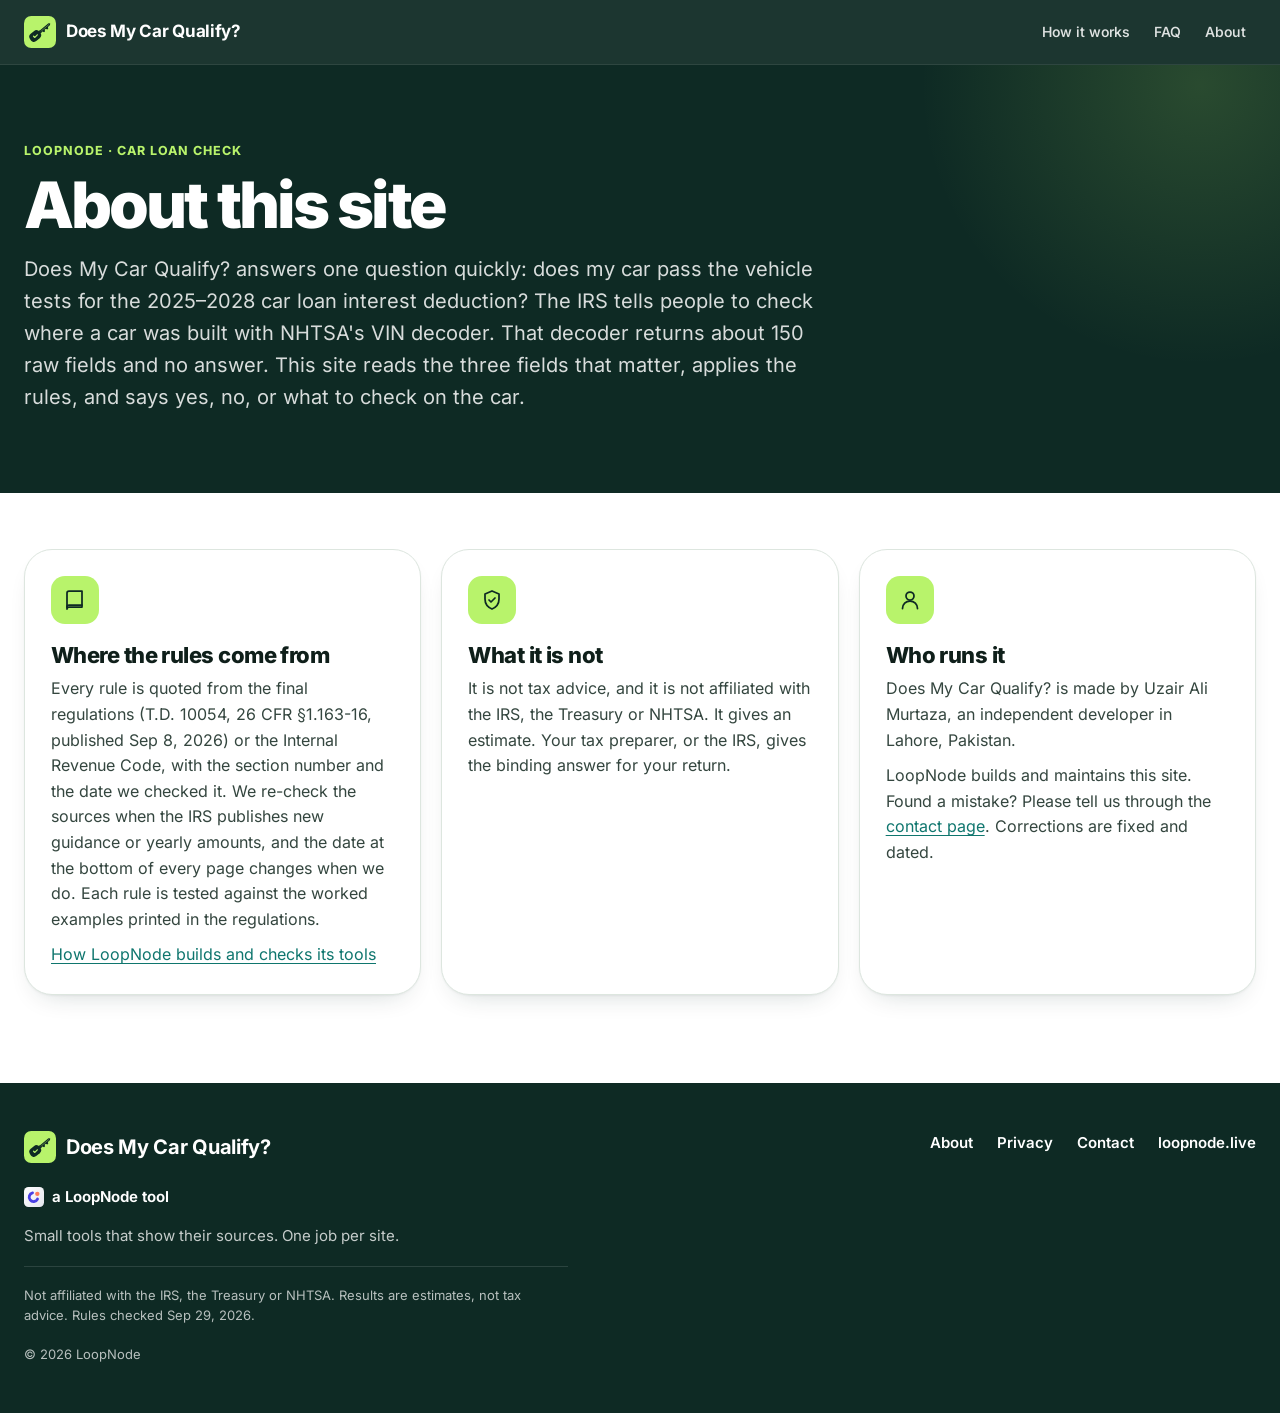
<file: about.html>
<!doctype html>
<html lang="en">
<head>
<meta charset="utf-8">
<meta name="viewport" content="width=device-width, initial-scale=1">
<meta http-equiv="Content-Security-Policy" content="default-src 'self'; connect-src 'self'; font-src 'self'; img-src 'self' data:; style-src 'self'; script-src 'none'; base-uri 'none'; form-action 'none'; object-src 'none'">
<meta name="referrer" content="no-referrer">
<title>About Does My Car Qualify? — who runs it, where the rules come from</title>
<meta name="description" content="Who runs this car loan interest deduction VIN checker, where its rules come from and how they are kept up to date.">
<link rel="canonical" href="https://car.loopnode.live/about.html">
<meta property="og:title" content="About Does My Car Qualify? — who runs it, where the rules come from">
<meta property="og:description" content="Who runs this car loan interest deduction VIN checker, where its rules come from and how they are kept up to date.">
<meta property="og:url" content="https://car.loopnode.live/about.html">
<meta property="og:type" content="website">
<meta property="og:site_name" content="LoopNode">
<meta property="og:locale" content="en_US">
<meta property="og:image" content="https://car.loopnode.live/og.png">
<meta property="og:image:width" content="1200">
<meta property="og:image:height" content="630">
<meta property="og:image:alt" content="Does My Car Qualify? icon (a car key with a check, on lime) beside a VIN result: three passing checks and an estimated deduction of $1,480.">
<meta name="theme-color" content="#0e2a24">
<meta name="color-scheme" content="light dark">
<link rel="icon" href="favicon.svg" type="image/svg+xml">
<link rel="icon" href="favicon-32.png" sizes="32x32" type="image/png">
<link rel="icon" href="favicon-16.png" sizes="16x16" type="image/png">
<link rel="apple-touch-icon" href="apple-touch-icon.png">
<link rel="manifest" href="manifest.webmanifest">
<link rel="preload" href="fonts/inter-latin-wght.woff2" as="font" type="font/woff2" crossorigin>
<link rel="stylesheet" href="styles.css?v=e36f012452">
</head>
<body>
<header class="site-header">
  <div class="container header-inner">
    <a class="brand" href="./"><svg class="brand-icon" viewBox="0 0 1024 1024" aria-hidden="true"><rect width="1024" height="1024" rx="230" fill="#B8F36B"/><g transform="rotate(-40 512 512) translate(8 0) scale(1.12) translate(-55 -55)"><g fill="#0E2A24"><path d="M268 382 H386 C462 382 500 424 500 512 C500 600 462 642 386 642 H268 C192 642 154 600 154 512 C154 424 192 382 268 382 Z"/><rect x="490" y="468" width="44" height="88" rx="14"/><path d="M526 478 H826 C846 478 862 488 876 502 L886 512 L876 522 C862 536 846 546 826 546 H770 L748 590 L712 590 L690 546 H650 L628 590 L592 590 L570 546 H526 Z"/></g><path d="M566 512 H828" stroke="#B8F36B" stroke-width="11" stroke-linecap="round"/></g><path d="M306 646 L346 686 L426 602" fill="none" stroke="#B8F36B" stroke-width="40" stroke-linecap="round" stroke-linejoin="round"/></svg><span class="wordmark">Does My Car Qualify?</span></a>
    <nav class="site-nav" aria-label="Site"><a class="nav-optional" href="./#how-it-works">How it works</a><a href="./#faq">FAQ</a><a href="about.html">About</a></nav>
  </div>
</header>
<main>
<section class="page-hero">
<div class="container">
<p class="eyebrow">LoopNode · Car loan check</p>
<h1>About this site</h1>
<p class="lede">Does My Car Qualify? answers one question quickly: does my car pass the vehicle tests for the 2025–2028 car loan interest deduction? The IRS tells people to check where a car was built with NHTSA's VIN decoder. That decoder returns about 150 raw fields and no answer. This site reads the three fields that matter, applies the rules, and says yes, no, or what to check on the car.</p>
</div>
</section>
<div class="container page-body">
<div class="info-grid">
<section class="info-card"><span class="info-icon" aria-hidden="true"><svg class="icon" viewBox="0 0 24 24" aria-hidden="true"><path d="M4 5a2 2 0 0 1 2-2h13v16H6a2 2 0 0 0-2 2z"/><path d="M4 19a2 2 0 0 1 2-2h13"/></svg></span>
<h2>Where the rules come from</h2>
<p>Every rule is quoted from the final regulations (T.D. 10054, 26 CFR §1.163-16, published Sep 8, 2026) or the Internal Revenue Code, with the section number and the date we checked it. We re-check the sources when the IRS publishes new guidance or yearly amounts, and the date at the bottom of every page changes when we do. Each rule is tested against the worked examples printed in the regulations.</p>
<p><a href="https://loopnode.live/guides/how-we-build-and-check.html">How LoopNode builds and checks its tools</a></p>
</section>
<section class="info-card"><span class="info-icon" aria-hidden="true"><svg class="icon" viewBox="0 0 24 24" aria-hidden="true"><path d="M12 3 5 6v5c0 4.5 3 8.3 7 10 4-1.7 7-5.5 7-10V6l-7-3Z"/><path d="m9 12 2 2 4-4"/></svg></span>
<h2>What it is not</h2>
<p>It is not tax advice, and it is not affiliated with the IRS, the Treasury or NHTSA. It gives an estimate. Your tax preparer, or the IRS, gives the binding answer for your return.</p>
</section>
<section class="info-card"><span class="info-icon" aria-hidden="true"><svg class="icon" viewBox="0 0 24 24" aria-hidden="true"><circle cx="12" cy="8" r="4"/><path d="M4.5 20.5a7.5 7.5 0 0 1 15 0"/></svg></span>
<h2>Who runs it</h2>
<p>Does My Car Qualify? is made by Uzair Ali Murtaza, an independent developer in Lahore, Pakistan.</p>
<p>LoopNode builds and maintains this site. Found a mistake? Please tell us through the <a href="contact.html">contact page</a>. Corrections are fixed and dated.</p>
</section>
</div>
</div>
</main>
<footer class="site-footer">
  <div class="container footer-inner">
    <div class="footer-brand">
      <a class="brand" href="./"><svg class="brand-icon" viewBox="0 0 1024 1024" aria-hidden="true"><rect width="1024" height="1024" rx="230" fill="#B8F36B"/><g transform="rotate(-40 512 512) translate(8 0) scale(1.12) translate(-55 -55)"><g fill="#0E2A24"><path d="M268 382 H386 C462 382 500 424 500 512 C500 600 462 642 386 642 H268 C192 642 154 600 154 512 C154 424 192 382 268 382 Z"/><rect x="490" y="468" width="44" height="88" rx="14"/><path d="M526 478 H826 C846 478 862 488 876 502 L886 512 L876 522 C862 536 846 546 826 546 H770 L748 590 L712 590 L690 546 H650 L628 590 L592 590 L570 546 H526 Z"/></g><path d="M566 512 H828" stroke="#B8F36B" stroke-width="11" stroke-linecap="round"/></g><path d="M306 646 L346 686 L426 602" fill="none" stroke="#B8F36B" stroke-width="40" stroke-linecap="round" stroke-linejoin="round"/></svg><span class="wordmark">Does My Car Qualify?</span></a>
      <p class="by"><a class="by-loopnode" href="https://loopnode.live/"><svg class="ln-mark" viewBox="0 0 64 64" aria-hidden="true"><defs><linearGradient id="ln-tile" x1="0" y1="0" x2="1" y2="1"><stop offset="0" stop-color="#FFFFFF"/><stop offset="1" stop-color="#E4E5EE"/></linearGradient></defs><rect width="64" height="64" rx="14.4" fill="url(#ln-tile)"/><path d="M43.2 38.6 A14 14 0 1 1 27.4 18.9" fill="none" stroke="#4A40E4" stroke-width="9" stroke-linecap="round"/><circle cx="42.6" cy="21.8" r="7" fill="#FF7A59"/></svg><span>a LoopNode tool</span></a></p>
      <p>Small tools that show their sources. One job per site.</p>
    </div>
    <nav class="footer-nav" aria-label="Footer"><a href="about.html">About</a><a href="privacy.html">Privacy</a><a href="contact.html">Contact</a><a href="https://loopnode.live/">loopnode.live</a></nav>
    <p class="fine">Not affiliated with the IRS, the Treasury or NHTSA. Results are estimates, not tax advice. Rules checked Sep 29, 2026.</p>
    <p class="fine">© 2026 LoopNode</p>
  </div>
</footer>
</body>
</html>
</file>
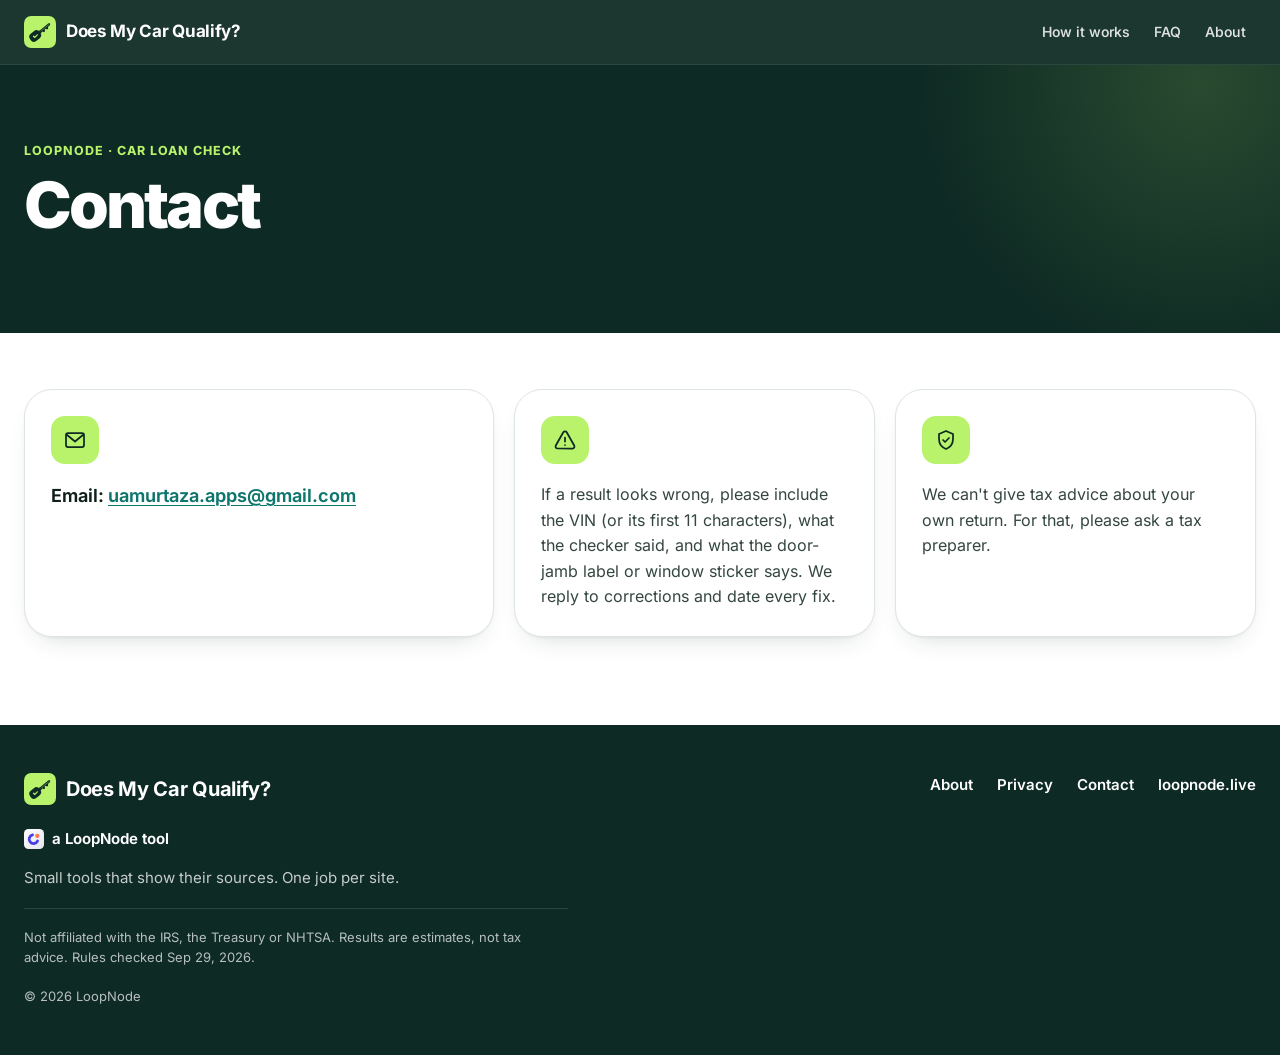
<file: contact.html>
<!doctype html>
<html lang="en">
<head>
<meta charset="utf-8">
<meta name="viewport" content="width=device-width, initial-scale=1">
<meta http-equiv="Content-Security-Policy" content="default-src 'self'; connect-src 'self'; font-src 'self'; img-src 'self' data:; style-src 'self'; script-src 'none'; base-uri 'none'; form-action 'none'; object-src 'none'">
<meta name="referrer" content="no-referrer">
<title>Contact — Does My Car Qualify?</title>
<meta name="description" content="How to reach the people behind the car loan interest deduction VIN checker, report a wrong result or suggest a fix.">
<link rel="canonical" href="https://car.loopnode.live/contact.html">
<meta property="og:title" content="Contact — Does My Car Qualify?">
<meta property="og:description" content="How to reach the people behind the car loan interest deduction VIN checker, report a wrong result or suggest a fix.">
<meta property="og:url" content="https://car.loopnode.live/contact.html">
<meta property="og:type" content="website">
<meta property="og:site_name" content="LoopNode">
<meta property="og:locale" content="en_US">
<meta property="og:image" content="https://car.loopnode.live/og.png">
<meta property="og:image:width" content="1200">
<meta property="og:image:height" content="630">
<meta property="og:image:alt" content="Does My Car Qualify? icon (a car key with a check, on lime) beside a VIN result: three passing checks and an estimated deduction of $1,480.">
<meta name="theme-color" content="#0e2a24">
<meta name="color-scheme" content="light dark">
<link rel="icon" href="favicon.svg" type="image/svg+xml">
<link rel="icon" href="favicon-32.png" sizes="32x32" type="image/png">
<link rel="icon" href="favicon-16.png" sizes="16x16" type="image/png">
<link rel="apple-touch-icon" href="apple-touch-icon.png">
<link rel="manifest" href="manifest.webmanifest">
<link rel="preload" href="fonts/inter-latin-wght.woff2" as="font" type="font/woff2" crossorigin>
<link rel="stylesheet" href="styles.css?v=e36f012452">
</head>
<body>
<header class="site-header">
  <div class="container header-inner">
    <a class="brand" href="./"><svg class="brand-icon" viewBox="0 0 1024 1024" aria-hidden="true"><rect width="1024" height="1024" rx="230" fill="#B8F36B"/><g transform="rotate(-40 512 512) translate(8 0) scale(1.12) translate(-55 -55)"><g fill="#0E2A24"><path d="M268 382 H386 C462 382 500 424 500 512 C500 600 462 642 386 642 H268 C192 642 154 600 154 512 C154 424 192 382 268 382 Z"/><rect x="490" y="468" width="44" height="88" rx="14"/><path d="M526 478 H826 C846 478 862 488 876 502 L886 512 L876 522 C862 536 846 546 826 546 H770 L748 590 L712 590 L690 546 H650 L628 590 L592 590 L570 546 H526 Z"/></g><path d="M566 512 H828" stroke="#B8F36B" stroke-width="11" stroke-linecap="round"/></g><path d="M306 646 L346 686 L426 602" fill="none" stroke="#B8F36B" stroke-width="40" stroke-linecap="round" stroke-linejoin="round"/></svg><span class="wordmark">Does My Car Qualify?</span></a>
    <nav class="site-nav" aria-label="Site"><a class="nav-optional" href="./#how-it-works">How it works</a><a href="./#faq">FAQ</a><a href="about.html">About</a></nav>
  </div>
</header>
<main>
<section class="page-hero">
<div class="container">
<p class="eyebrow">LoopNode · Car loan check</p>
<h1>Contact</h1>
</div>
</section>
<div class="container page-body">
<div class="info-grid">
<section class="info-card info-mail" aria-label="Email"><span class="info-icon" aria-hidden="true"><svg class="icon" viewBox="0 0 24 24" aria-hidden="true"><rect x="3" y="5" width="18" height="14" rx="2"/><path d="m3.5 6.5 8.5 7 8.5-7"/></svg></span>
<p>Email: <a href="mailto:uamurtaza.apps@gmail.com">uamurtaza.apps@gmail.com</a></p>
</section>
<section class="info-card" aria-label="Report a wrong result"><span class="info-icon" aria-hidden="true"><svg class="icon" viewBox="0 0 24 24" aria-hidden="true"><path d="M10.3 4.2 2.8 17.5a2 2 0 0 0 1.7 3h15a2 2 0 0 0 1.7-3L13.7 4.2a2 2 0 0 0-3.4 0Z"/><path d="M12 9.5v4M12 17h.01"/></svg></span>
<p>If a result looks wrong, please include the VIN (or its first 11 characters), what the checker said, and what the door-jamb label or window sticker says. We reply to corrections and date every fix.</p>
</section>
<section class="info-card" aria-label="Tax advice"><span class="info-icon" aria-hidden="true"><svg class="icon" viewBox="0 0 24 24" aria-hidden="true"><path d="M12 3 5 6v5c0 4.5 3 8.3 7 10 4-1.7 7-5.5 7-10V6l-7-3Z"/><path d="m9 12 2 2 4-4"/></svg></span>
<p>We can't give tax advice about your own return. For that, please ask a tax preparer.</p>
</section>
</div>
</div>
</main>
<footer class="site-footer">
  <div class="container footer-inner">
    <div class="footer-brand">
      <a class="brand" href="./"><svg class="brand-icon" viewBox="0 0 1024 1024" aria-hidden="true"><rect width="1024" height="1024" rx="230" fill="#B8F36B"/><g transform="rotate(-40 512 512) translate(8 0) scale(1.12) translate(-55 -55)"><g fill="#0E2A24"><path d="M268 382 H386 C462 382 500 424 500 512 C500 600 462 642 386 642 H268 C192 642 154 600 154 512 C154 424 192 382 268 382 Z"/><rect x="490" y="468" width="44" height="88" rx="14"/><path d="M526 478 H826 C846 478 862 488 876 502 L886 512 L876 522 C862 536 846 546 826 546 H770 L748 590 L712 590 L690 546 H650 L628 590 L592 590 L570 546 H526 Z"/></g><path d="M566 512 H828" stroke="#B8F36B" stroke-width="11" stroke-linecap="round"/></g><path d="M306 646 L346 686 L426 602" fill="none" stroke="#B8F36B" stroke-width="40" stroke-linecap="round" stroke-linejoin="round"/></svg><span class="wordmark">Does My Car Qualify?</span></a>
      <p class="by"><a class="by-loopnode" href="https://loopnode.live/"><svg class="ln-mark" viewBox="0 0 64 64" aria-hidden="true"><defs><linearGradient id="ln-tile" x1="0" y1="0" x2="1" y2="1"><stop offset="0" stop-color="#FFFFFF"/><stop offset="1" stop-color="#E4E5EE"/></linearGradient></defs><rect width="64" height="64" rx="14.4" fill="url(#ln-tile)"/><path d="M43.2 38.6 A14 14 0 1 1 27.4 18.9" fill="none" stroke="#4A40E4" stroke-width="9" stroke-linecap="round"/><circle cx="42.6" cy="21.8" r="7" fill="#FF7A59"/></svg><span>a LoopNode tool</span></a></p>
      <p>Small tools that show their sources. One job per site.</p>
    </div>
    <nav class="footer-nav" aria-label="Footer"><a href="about.html">About</a><a href="privacy.html">Privacy</a><a href="contact.html">Contact</a><a href="https://loopnode.live/">loopnode.live</a></nav>
    <p class="fine">Not affiliated with the IRS, the Treasury or NHTSA. Results are estimates, not tax advice. Rules checked Sep 29, 2026.</p>
    <p class="fine">© 2026 LoopNode</p>
  </div>
</footer>
</body>
</html>
</file>
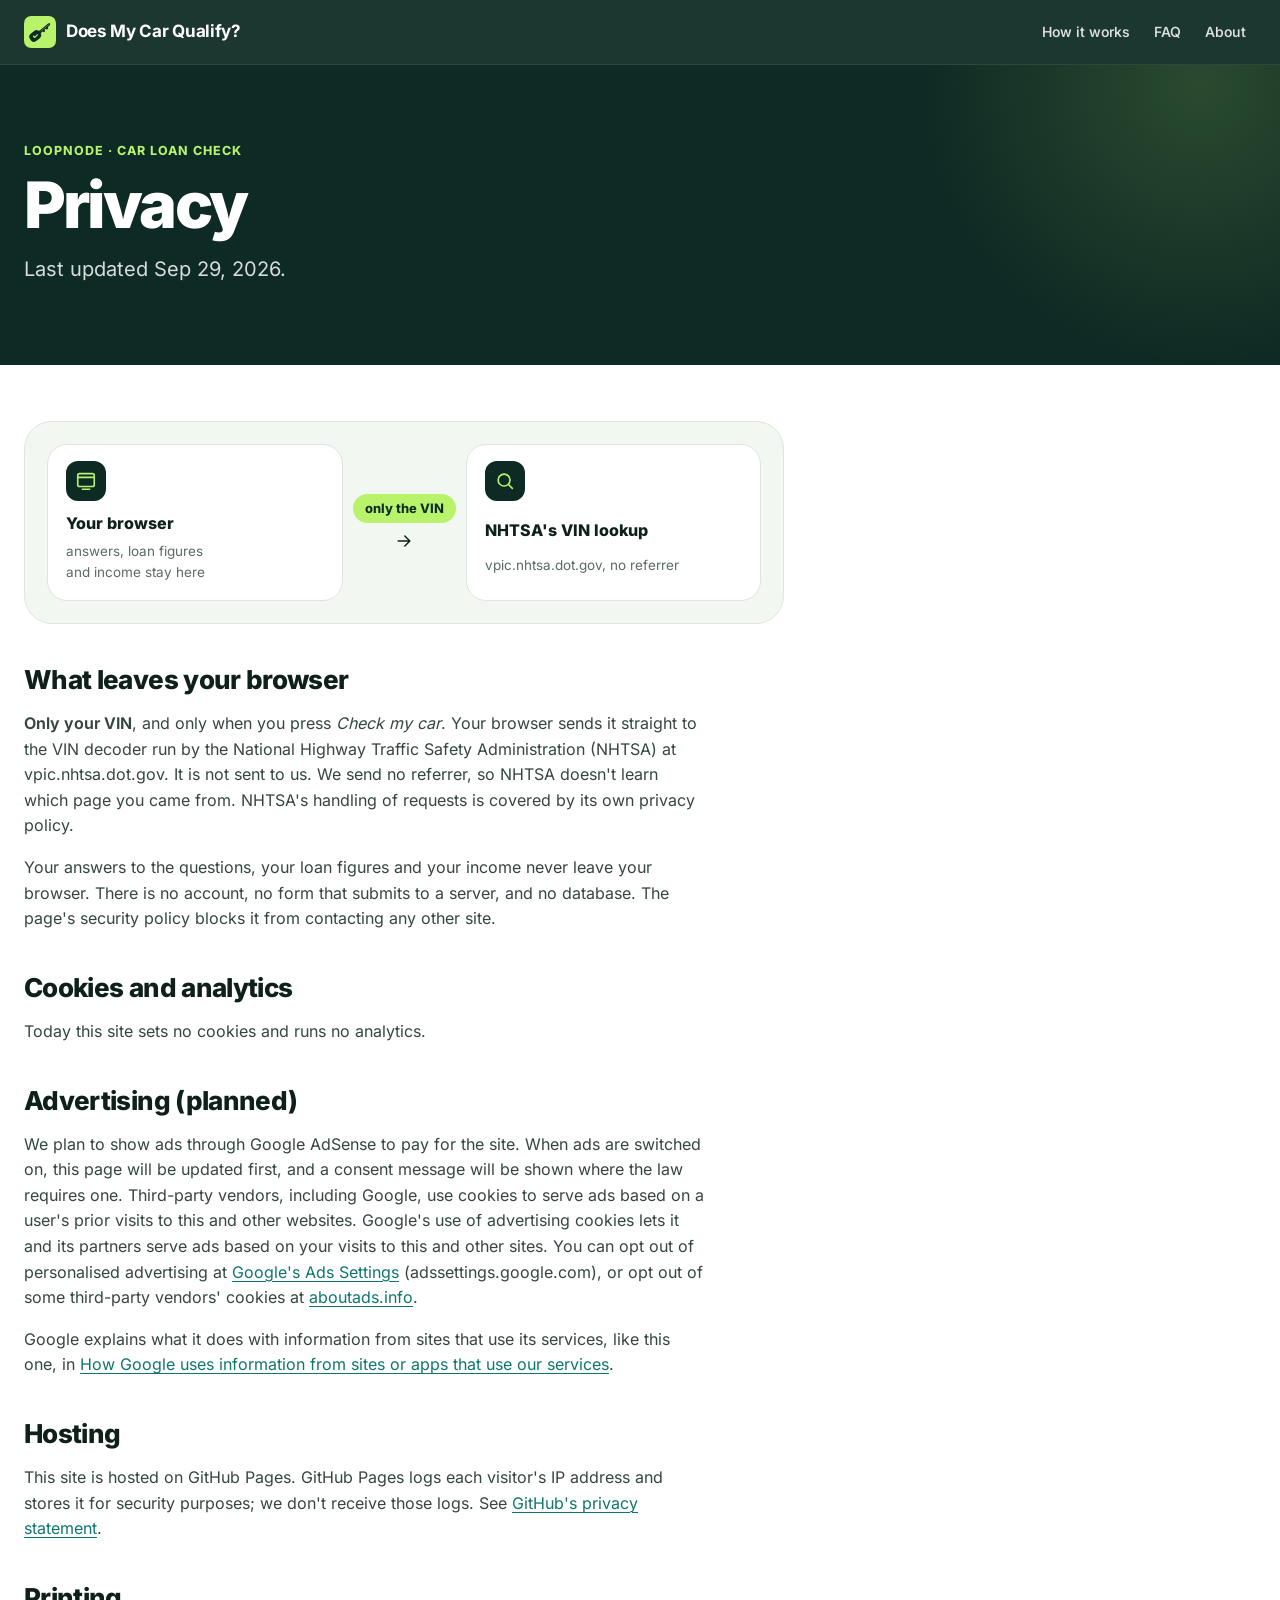
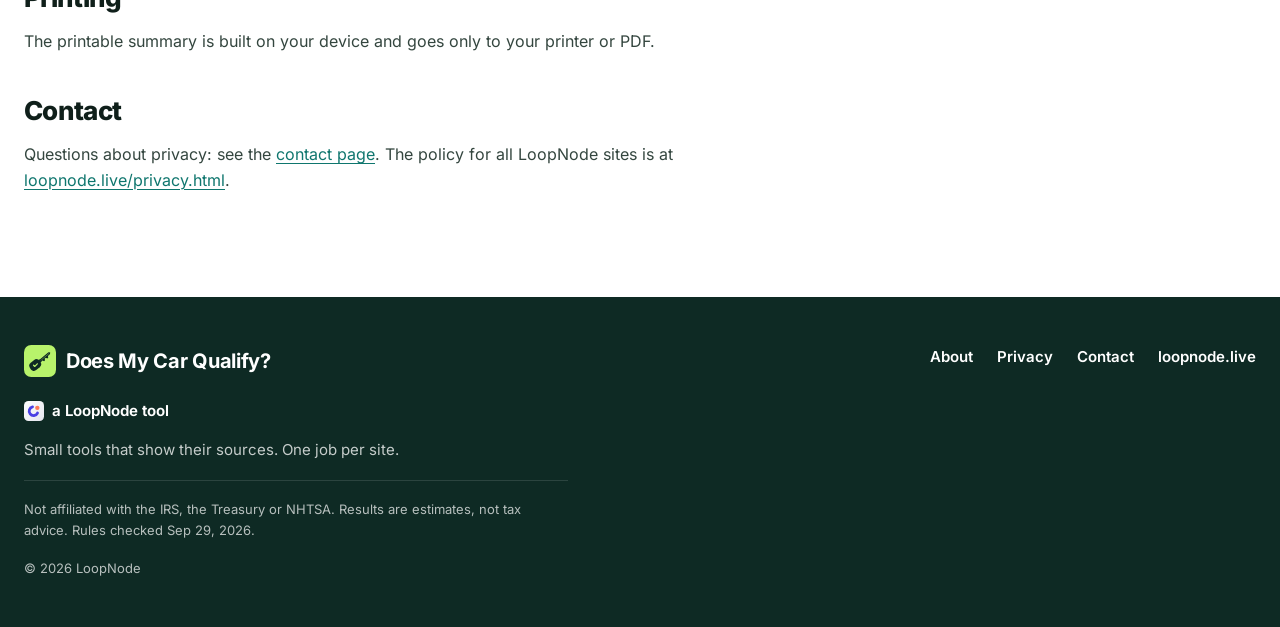
<file: privacy.html>
<!doctype html>
<html lang="en">
<head>
<meta charset="utf-8">
<meta name="viewport" content="width=device-width, initial-scale=1">
<meta http-equiv="Content-Security-Policy" content="default-src 'self'; connect-src 'self'; font-src 'self'; img-src 'self' data:; style-src 'self'; script-src 'none'; base-uri 'none'; form-action 'none'; object-src 'none'">
<meta name="referrer" content="no-referrer">
<title>Privacy — Does My Car Qualify?</title>
<meta name="description" content="What this site does with your VIN and your numbers: the VIN goes to NHTSA's lookup; everything else stays in your browser.">
<link rel="canonical" href="https://car.loopnode.live/privacy.html">
<meta property="og:title" content="Privacy — Does My Car Qualify?">
<meta property="og:description" content="What this site does with your VIN and your numbers: the VIN goes to NHTSA's lookup; everything else stays in your browser.">
<meta property="og:url" content="https://car.loopnode.live/privacy.html">
<meta property="og:type" content="website">
<meta property="og:site_name" content="LoopNode">
<meta property="og:locale" content="en_US">
<meta property="og:image" content="https://car.loopnode.live/og.png">
<meta property="og:image:width" content="1200">
<meta property="og:image:height" content="630">
<meta property="og:image:alt" content="Does My Car Qualify? icon (a car key with a check, on lime) beside a VIN result: three passing checks and an estimated deduction of $1,480.">
<meta name="theme-color" content="#0e2a24">
<meta name="color-scheme" content="light dark">
<link rel="icon" href="favicon.svg" type="image/svg+xml">
<link rel="icon" href="favicon-32.png" sizes="32x32" type="image/png">
<link rel="icon" href="favicon-16.png" sizes="16x16" type="image/png">
<link rel="apple-touch-icon" href="apple-touch-icon.png">
<link rel="manifest" href="manifest.webmanifest">
<link rel="preload" href="fonts/inter-latin-wght.woff2" as="font" type="font/woff2" crossorigin>
<link rel="stylesheet" href="styles.css?v=e36f012452">
</head>
<body>
<header class="site-header">
  <div class="container header-inner">
    <a class="brand" href="./"><svg class="brand-icon" viewBox="0 0 1024 1024" aria-hidden="true"><rect width="1024" height="1024" rx="230" fill="#B8F36B"/><g transform="rotate(-40 512 512) translate(8 0) scale(1.12) translate(-55 -55)"><g fill="#0E2A24"><path d="M268 382 H386 C462 382 500 424 500 512 C500 600 462 642 386 642 H268 C192 642 154 600 154 512 C154 424 192 382 268 382 Z"/><rect x="490" y="468" width="44" height="88" rx="14"/><path d="M526 478 H826 C846 478 862 488 876 502 L886 512 L876 522 C862 536 846 546 826 546 H770 L748 590 L712 590 L690 546 H650 L628 590 L592 590 L570 546 H526 Z"/></g><path d="M566 512 H828" stroke="#B8F36B" stroke-width="11" stroke-linecap="round"/></g><path d="M306 646 L346 686 L426 602" fill="none" stroke="#B8F36B" stroke-width="40" stroke-linecap="round" stroke-linejoin="round"/></svg><span class="wordmark">Does My Car Qualify?</span></a>
    <nav class="site-nav" aria-label="Site"><a class="nav-optional" href="./#how-it-works">How it works</a><a href="./#faq">FAQ</a><a href="about.html">About</a></nav>
  </div>
</header>
<main>
<section class="page-hero">
<div class="container">
<p class="eyebrow">LoopNode · Car loan check</p>
<h1>Privacy</h1>
<p class="lede">Last updated Sep 29, 2026.</p>
</div>
</section>
<div class="container page-body">
<figure class="visual flow" aria-hidden="true">
<div class="flow-node"><svg class="icon" viewBox="0 0 24 24" aria-hidden="true"><rect x="3" y="4" width="18" height="14" rx="2"/><path d="M3 8h18M8 21h8"/></svg><b>Your browser</b><span>answers, loan figures and income stay here</span></div>
<div class="flow-link"><span>only the VIN</span><svg class="icon" viewBox="0 0 24 24" aria-hidden="true"><path d="M5 12h14M13 6l6 6-6 6"/></svg></div>
<div class="flow-node flow-out"><svg class="icon" viewBox="0 0 24 24" aria-hidden="true"><circle cx="11" cy="11" r="6.5"/><path d="m20 20-4.2-4.2"/></svg><b>NHTSA's VIN lookup</b><span>vpic.nhtsa.dot.gov, no referrer</span></div>
</figure>
<div class="prose">
<h2>What leaves your browser</h2>
<p><strong>Only your VIN</strong>, and only when you press <em>Check my car</em>. Your browser sends it straight to the VIN decoder run by the National Highway Traffic Safety Administration (NHTSA) at vpic.nhtsa.dot.gov. It is not sent to us. We send no referrer, so NHTSA doesn't learn which page you came from. NHTSA's handling of requests is covered by its own privacy policy.</p>
<p>Your answers to the questions, your loan figures and your income never leave your browser. There is no account, no form that submits to a server, and no database. The page's security policy blocks it from contacting any other site.</p>
<h2>Cookies and analytics</h2>
<p>Today this site sets no cookies and runs no analytics.</p>
<h2>Advertising (planned)</h2>
<p>We plan to show ads through Google AdSense to pay for the site. When ads are switched on, this page will be updated first, and a consent message will be shown where the law requires one. Third-party vendors, including Google, use cookies to serve ads based on a user's prior visits to this and other websites. Google's use of advertising cookies lets it and its partners serve ads based on your visits to this and other sites. You can opt out of personalised advertising at <a href="https://adssettings.google.com/" rel="noopener">Google's Ads Settings</a> (adssettings.google.com), or opt out of some third-party vendors' cookies at <a href="https://www.aboutads.info/" rel="noopener">aboutads.info</a>.</p>
<p>Google explains what it does with information from sites that use its services, like this one, in <a href="https://policies.google.com/technologies/partner-sites" rel="noopener">How Google uses information from sites or apps that use our services</a>.</p>
<h2>Hosting</h2>
<p>This site is hosted on GitHub Pages. GitHub Pages logs each visitor's IP address and stores it for security purposes; we don't receive those logs. See <a href="https://docs.github.com/en/site-policy/privacy-policies/github-general-privacy-statement" rel="noopener">GitHub's privacy statement</a>.</p>
<h2>Printing</h2>
<p>The printable summary is built on your device and goes only to your printer or PDF.</p>
<h2>Contact</h2>
<p>Questions about privacy: see the <a href="contact.html">contact page</a>. The policy for all LoopNode sites is at <a href="https://loopnode.live/privacy.html" rel="noopener">loopnode.live/privacy.html</a>.</p>
</div>
</div>
</main>
<footer class="site-footer">
  <div class="container footer-inner">
    <div class="footer-brand">
      <a class="brand" href="./"><svg class="brand-icon" viewBox="0 0 1024 1024" aria-hidden="true"><rect width="1024" height="1024" rx="230" fill="#B8F36B"/><g transform="rotate(-40 512 512) translate(8 0) scale(1.12) translate(-55 -55)"><g fill="#0E2A24"><path d="M268 382 H386 C462 382 500 424 500 512 C500 600 462 642 386 642 H268 C192 642 154 600 154 512 C154 424 192 382 268 382 Z"/><rect x="490" y="468" width="44" height="88" rx="14"/><path d="M526 478 H826 C846 478 862 488 876 502 L886 512 L876 522 C862 536 846 546 826 546 H770 L748 590 L712 590 L690 546 H650 L628 590 L592 590 L570 546 H526 Z"/></g><path d="M566 512 H828" stroke="#B8F36B" stroke-width="11" stroke-linecap="round"/></g><path d="M306 646 L346 686 L426 602" fill="none" stroke="#B8F36B" stroke-width="40" stroke-linecap="round" stroke-linejoin="round"/></svg><span class="wordmark">Does My Car Qualify?</span></a>
      <p class="by"><a class="by-loopnode" href="https://loopnode.live/"><svg class="ln-mark" viewBox="0 0 64 64" aria-hidden="true"><defs><linearGradient id="ln-tile" x1="0" y1="0" x2="1" y2="1"><stop offset="0" stop-color="#FFFFFF"/><stop offset="1" stop-color="#E4E5EE"/></linearGradient></defs><rect width="64" height="64" rx="14.4" fill="url(#ln-tile)"/><path d="M43.2 38.6 A14 14 0 1 1 27.4 18.9" fill="none" stroke="#4A40E4" stroke-width="9" stroke-linecap="round"/><circle cx="42.6" cy="21.8" r="7" fill="#FF7A59"/></svg><span>a LoopNode tool</span></a></p>
      <p>Small tools that show their sources. One job per site.</p>
    </div>
    <nav class="footer-nav" aria-label="Footer"><a href="about.html">About</a><a href="privacy.html">Privacy</a><a href="contact.html">Contact</a><a href="https://loopnode.live/">loopnode.live</a></nav>
    <p class="fine">Not affiliated with the IRS, the Treasury or NHTSA. Results are estimates, not tax advice. Rules checked Sep 29, 2026.</p>
    <p class="fine">© 2026 LoopNode</p>
  </div>
</footer>
</body>
</html>
</file>
<file: styles.css>
@font-face{font-family:Inter;font-style:normal;font-weight:100 900;font-display:swap;src:url(fonts/inter-latin-wght.woff2) format("woff2");unicode-range:U+0000-00FF,U+0131,U+0152-0153,U+02BB-02BC,U+02C6,U+02DA,U+02DC,U+0304,U+0308,U+0329,U+2000-206F,U+20AC,U+2122,U+2191,U+2193,U+2212,U+2215,U+FEFF,U+FFFD}@font-face{font-family:IBM Plex Sans Arabic;font-style:normal;font-weight:600;font-display:swap;src:url(fonts/plex-arabic-600.woff2) format("woff2");unicode-range:U+0600-06FF,U+200C-200F}@font-face{font-family:Inter Fallback;src:local("Arial"),local("Helvetica Neue"),local("Helvetica");size-adjust:107.06%;ascent-override:90.44%;descent-override:22.52%;line-gap-override:0%}:root{--font: "Inter", "Inter Fallback", system-ui, -apple-system, "Segoe UI", Roboto, Arial, sans-serif;--brand: #0e2a24;--brand-deep: #0a201b;--brand-raise: #143a31;--lime: #b8f36b;--lime-ink: #0e2a24;--bg: #ffffff;--band: #f1f6ef;--surface: #ffffff;--surface-2: #f3f7f1;--surface-3: #e3ebe0;--text: #0f1f1a;--text-2: #34463f;--muted: #5a6b64;--line: #dde6df;--line-strong: #c3d0c8;--accent: #0f766e;--accent-hover: #115e59;--accent-soft: #e3f1ec;--accent-ring: rgba(15, 118, 110, .35);--seg-fill: var(--brand);--seg-text: var(--lime);--on-accent: #ffffff;--figure: var(--brand);--tile-bg: var(--brand);--tile-ink: var(--lime);--ok: #166534;--ok-bg: #dcfce7;--bad: #b42318;--bad-bg: #fee4e2;--warn: #8a4b08;--warn-bg: #fef0c7;--info: #1d4ed8;--info-bg: #e0eaff;--il-ink: #0e2a24;--il-glow: #eaf7d8;--il-line: #c3d0c8;--shadow-sm: 0 1px 2px rgba(14, 42, 36, .06);--shadow: 0 1px 2px rgba(14, 42, 36, .05), 0 12px 28px -16px rgba(14, 42, 36, .24);--shadow-lg: 0 2px 4px rgba(14, 42, 36, .04), 0 32px 64px -32px rgba(14, 42, 36, .36);--container: 1280px;--r-input: 12px;--r-card: 20px;--r-widget: 28px;--gutter: 24px;--ease: cubic-bezier(.2, .7, .2, 1);--t: .18s;--header-h: 64px;color-scheme:light dark}@media(prefers-color-scheme:dark){:root{--bg: #081512;--band: #0d1f1a;--surface: #10241f;--surface-2: #0b1b17;--surface-3: #1a3830;--text: #eaf3ee;--text-2: #c4d6cc;--muted: #97ada3;--line: #1f3a33;--line-strong: #37594e;--accent: #b8f36b;--accent-hover: #d2fa9d;--accent-soft: rgba(184, 243, 107, .12);--accent-ring: rgba(184, 243, 107, .5);--seg-fill: var(--lime);--seg-text: var(--lime-ink);--on-accent: #0e2a24;--figure: var(--lime);--tile-bg: var(--lime);--tile-ink: var(--lime-ink);--ok: #86efac;--ok-bg: rgba(134, 239, 172, .12);--bad: #fda29b;--bad-bg: rgba(253, 162, 155, .12);--warn: #fcd27b;--warn-bg: rgba(252, 210, 123, .12);--info: #a4bcfd;--info-bg: rgba(164, 188, 253, .12);--il-ink: #e3f0e9;--il-glow: rgba(184, 243, 107, .07);--il-line: #37594e;--shadow-sm: 0 1px 2px rgba(0, 0, 0, .4);--shadow: 0 1px 2px rgba(0, 0, 0, .35), 0 12px 32px -16px rgba(0, 0, 0, .7);--shadow-lg: 0 2px 4px rgba(0, 0, 0, .3), 0 28px 56px -28px rgba(0, 0, 0, .85)}}*,*:before,*:after{box-sizing:border-box}html{-webkit-text-size-adjust:100%;scroll-padding-top:calc(var(--header-h) + 16px)}body{margin:0;background:var(--bg);color:var(--text);font-family:var(--font);font-size:16px;line-height:1.6;-webkit-font-smoothing:antialiased}table{border-collapse:collapse;width:100%;font-size:15px}th,td{text-align:left;vertical-align:top;padding:10px 12px;border-bottom:1px solid var(--line)}a{color:var(--accent);text-underline-offset:3px;text-decoration-thickness:1px;transition:color var(--t) var(--ease)}a:hover{color:var(--accent-hover)}:focus-visible{outline:3px solid var(--accent);outline-offset:2px;border-radius:6px}h1,h2,h3,h4{color:var(--text);letter-spacing:-.015em;line-height:1.2;text-wrap:balance}h1{font-size:32px;font-weight:750;letter-spacing:-.03em;margin:12px 0 14px}h2{font-size:24px;font-weight:700;margin:48px 0 12px}h3{font-size:20px;font-weight:650;margin:32px 0 8px}h4{font-size:16px;font-weight:650;margin:0 0 4px}p,li{max-width:68ch}strong{font-weight:650}.icon{width:20px;height:20px;flex:none;fill:none;stroke:currentColor;stroke-width:1.75;stroke-linecap:round;stroke-linejoin:round;vertical-align:-4px}.sprite{position:absolute;width:0;height:0;overflow:hidden}.skip{position:absolute;left:-999px}.skip:focus{left:16px;top:8px;z-index:50;background:var(--surface);padding:8px 12px;border-radius:8px;box-shadow:var(--shadow)}.visually-hidden{position:absolute;width:1px;height:1px;overflow:hidden;clip-path:inset(50%);white-space:nowrap}.container{width:100%;max-width:var(--container);margin:0 auto;padding:0 16px}.site-header{position:sticky;top:0;z-index:20;background:color-mix(in srgb,var(--bg) 82%,transparent);backdrop-filter:saturate(160%) blur(12px);-webkit-backdrop-filter:saturate(160%) blur(12px);border-bottom:1px solid var(--line)}.header-inner{height:var(--header-h);display:flex;align-items:center;justify-content:space-between;gap:16px}.brand{display:inline-flex;align-items:center;gap:10px;color:var(--text);text-decoration:none;font-weight:700;letter-spacing:-.02em}.brand:hover{color:var(--text)}.brand-icon{width:32px;height:32px;flex:none}.wordmark{font-size:17px;white-space:nowrap}.site-nav{display:flex;gap:4px}.nav-optional{display:none}.site-nav a{color:var(--text-2);text-decoration:none;font-size:14px;font-weight:550;padding:8px 10px;border-radius:8px;transition:background var(--t) var(--ease),color var(--t) var(--ease)}.site-nav a:hover{background:var(--surface-2);color:var(--text)}.eyebrow{display:inline-flex;margin:0 0 12px;font-size:12.5px;font-weight:750;letter-spacing:.08em;text-transform:uppercase;color:var(--accent)}.lede{font-size:17px;color:var(--text-2);margin:0;max-width:62ch}.chips{list-style:none;padding:0;margin:20px 0 0;display:flex;flex-wrap:wrap;gap:8px}.chip{display:inline-flex;align-items:center;gap:6px;font-size:13px;font-weight:550;color:var(--text-2);background:var(--surface);border:1px solid var(--line);border-radius:999px;padding:6px 12px 6px 10px;box-shadow:var(--shadow-sm)}.chip .icon{width:16px;height:16px;color:var(--accent);vertical-align:0}.card{background:var(--surface);border:1px solid var(--line);border-radius:var(--r-widget);box-shadow:var(--shadow-lg);padding:18px;margin:0}.card-head{display:flex;align-items:center;gap:14px;margin-bottom:8px}.card-title{margin:0;font-size:22px;font-weight:800;letter-spacing:-.025em}.step-num{display:inline-grid;place-items:center;width:40px;height:40px;border-radius:999px;background:var(--lime);color:var(--lime-ink);font-weight:850;font-size:17px;flex:none}label{display:block;font-weight:600;font-size:14px;color:var(--text);margin-bottom:6px}.hint{color:var(--muted);font-size:14px;margin:8px 0 0}.field{min-width:0}.grid{display:grid;grid-template-columns:1fr;gap:16px;margin-top:16px}input[type=number]{appearance:textfield;-moz-appearance:textfield}input::-webkit-inner-spin-button,input::-webkit-outer-spin-button{-webkit-appearance:none;appearance:none;margin:0}input[type=text],input[type=number],input[type=month],select{width:100%;min-height:48px;font:inherit;font-size:16px;color:var(--text);background:var(--surface);border:1px solid var(--line-strong);border-radius:var(--r-input);padding:10px 14px;transition:border-color var(--t) var(--ease),box-shadow var(--t) var(--ease);font-variant-numeric:tabular-nums}input::placeholder{color:var(--muted)}input:hover,select:hover{border-color:var(--muted)}input:focus-visible,select:focus-visible{outline:none;border-color:var(--accent);box-shadow:0 0 0 3px var(--accent-ring)}select{appearance:none;padding-right:40px;background-image:url("data:image/svg+xml,%3Csvg xmlns='http://www.w3.org/2000/svg' viewBox='0 0 24 24' fill='none' stroke='%2364748b' stroke-width='2' stroke-linecap='round' stroke-linejoin='round'%3E%3Cpath d='m6 9 6 6 6-6'/%3E%3C/svg%3E");background-repeat:no-repeat;background-position:right 12px center;background-size:18px}.input-wrap{position:relative;display:flex;align-items:center}.input-wrap .affix{position:absolute;left:14px;color:var(--muted);font-weight:500;pointer-events:none}.input-wrap .affix+input{padding-left:30px}.input-wrap .affix-end{left:auto;right:14px;font-size:14px}.input-wrap input:has(+.affix-end){padding-right:72px}.affix-icon{position:absolute;left:14px;color:var(--muted);pointer-events:none}.input-vin input{padding-left:44px;font-weight:550;font-variant-numeric:tabular-nums;letter-spacing:.04em;text-transform:uppercase}.input-vin input::placeholder{text-transform:none;letter-spacing:0;font-weight:400}.vin-row{display:flex;flex-wrap:wrap;gap:10px}.vin-row .input-wrap{flex:1 1 260px}input[type=radio],input[type=checkbox]{accent-color:var(--accent)}label.check{display:flex;gap:10px;align-items:center;font-weight:500;min-height:44px;margin:12px 0 0}label.check input{width:20px;height:20px;margin:0}.btn{display:inline-flex;align-items:center;justify-content:center;gap:8px;min-height:48px;padding:10px 22px;border-radius:999px;font:inherit;font-weight:650;font-size:15px;cursor:pointer;border:1px solid transparent;white-space:nowrap;transition:background var(--t) var(--ease),border-color var(--t) var(--ease),color var(--t) var(--ease),transform var(--t) var(--ease),box-shadow var(--t) var(--ease)}.vin-row .btn{flex:1 0 auto}.btn:active{transform:translateY(1px)}.btn:disabled{opacity:.6;cursor:progress}.btn-primary{background:var(--brand);color:var(--lime);font-weight:750;box-shadow:0 1px 2px #0f172a1f}.btn-primary:hover:not(:disabled){background:var(--brand-raise)}.btn-secondary{background:var(--surface);color:var(--text);border:1.5px solid var(--line-strong)}.btn-secondary:hover:not(:disabled){background:var(--surface-2);border-color:var(--muted)}.btn .icon{width:18px;height:18px;vertical-align:0}.q{border:0;padding:16px 0;margin:0;border-top:1px solid var(--line);min-width:0}.q:first-of-type{border-top:0}legend{font-weight:550;font-size:15.5px;color:var(--text);padding:0;margin-bottom:10px;float:left;width:100%}.seg{display:inline-flex;clear:both;padding:4px;gap:4px;background:var(--surface-2);border:1px solid var(--line);border-radius:999px}.seg label{position:relative;margin:0;font-weight:700;font-size:14px}.seg input{position:absolute;inset:0;width:100%;height:100%;margin:0;opacity:0;cursor:pointer}.seg span{display:inline-grid;place-items:center;min-width:80px;min-height:42px;padding:0 18px;border-radius:999px;border:2px solid transparent;color:var(--text-2);transition:background var(--t) var(--ease),color var(--t) var(--ease),box-shadow var(--t) var(--ease)}.seg label:hover span{color:var(--text)}.seg input:checked+span{background:var(--seg-fill);border-color:var(--seg-fill);color:var(--seg-text);box-shadow:var(--shadow-sm)}.seg input:checked[value=no]+span{background:color-mix(in srgb,var(--bad) 14%,var(--surface));border-color:var(--bad);color:var(--bad)}.seg input:focus-visible+span{outline:3px solid var(--accent);outline-offset:2px}.skeleton{display:grid;gap:12px}.sk{display:block;border-radius:8px;background:linear-gradient(90deg,var(--surface-2) 0%,var(--surface-3) 50%,var(--surface-2) 100%);background-size:200% 100%;animation:shimmer 1.2s linear infinite}.sk-kicker{width:40%;height:12px}.sk-title{width:70%;height:26px}.sk-verdict{height:96px;border-radius:var(--r-card)}.sk-figure{width:55%;height:52px}.sk-card{display:grid;gap:12px}.sk-row{height:44px}.sk-block{height:72px;border-radius:12px}@keyframes shimmer{0%{background-position:200% 0}to{background-position:-200% 0}}.reveal:not([hidden]){animation:rise .2s var(--ease) both}@keyframes rise{0%{opacity:0;transform:translateY(8px)}to{opacity:1;transform:none}}.checks{list-style:none;padding:0;margin:8px 0 0}.checks li{display:grid;gap:2px;padding:12px 0;border-top:1px solid var(--line);max-width:none}.checks li:first-child{border-top:0}.check-head{display:flex;justify-content:space-between;align-items:flex-start;gap:12px}.check-title{font-size:15px}.check-text{margin:2px 0 0;font-size:15px;color:var(--text-2);max-width:none}.checks .cite{color:var(--muted);font-size:12px}.badge{display:inline-flex;align-items:center;gap:5px;font-size:12.5px;font-weight:650;padding:3px 10px 3px 7px;border-radius:999px;white-space:nowrap;align-self:start;line-height:1.5}.badge .icon{width:16px;height:16px;vertical-align:0}.badge.pass{color:var(--ok);background:var(--ok-bg)}.badge.fail{color:var(--bad);background:var(--bad-bg)}.badge.check-label,.badge.review,.badge.unknown{color:var(--warn);background:var(--warn-bg)}.alert{display:flex;gap:12px;align-items:flex-start;border-radius:12px;padding:12px 14px;margin:12px 0 0;font-size:15px;border:1px solid transparent}.alert>.icon{margin-top:2px;vertical-align:0}.alert p{margin:0}.alert-info{background:var(--info-bg);border-color:color-mix(in srgb,var(--info) 25%,transparent)}.alert-info>.icon{color:var(--info)}.alert-warn{background:var(--warn-bg);border-color:color-mix(in srgb,var(--warn) 25%,transparent)}.alert-warn>.icon{color:var(--warn)}.status{margin:10px 0 0;font-size:14px;color:var(--text-2)}.status:empty{display:none}.status.ok{display:flex;gap:8px;color:var(--ok);font-weight:550}.status.ok:before,.status.error:before{content:"";flex:none;width:18px;height:18px;margin-top:1px;background:currentColor}.status.ok:before{mask:url("data:image/svg+xml,%3Csvg xmlns='http://www.w3.org/2000/svg' viewBox='0 0 24 24' fill='none' stroke='black' stroke-width='2' stroke-linecap='round' stroke-linejoin='round'%3E%3Ccircle cx='12' cy='12' r='9'/%3E%3Cpath d='m8.5 12.5 2.5 2.5 4.5-5'/%3E%3C/svg%3E") center / contain no-repeat}.status.error{display:flex;gap:10px;color:var(--text);background:var(--bad-bg);border:1px solid color-mix(in srgb,var(--bad) 25%,transparent);border-radius:12px;padding:10px 12px}.status.error:before{background:var(--bad);mask:url("data:image/svg+xml,%3Csvg xmlns='http://www.w3.org/2000/svg' viewBox='0 0 24 24' fill='none' stroke='black' stroke-width='2' stroke-linecap='round'%3E%3Ccircle cx='12' cy='12' r='9'/%3E%3Cpath d='M12 7.5v5.5M12 16.5h.01'/%3E%3C/svg%3E") center / contain no-repeat}.ask{margin:14px 0 0;padding:14px;border:1px solid color-mix(in srgb,var(--warn) 35%,transparent);background:var(--warn-bg);border-radius:12px;min-width:0}.ask .seg{background:var(--surface)}summary{cursor:pointer;font-weight:600;min-height:44px;display:flex;align-items:center;justify-content:space-between;gap:12px;list-style:none}summary::-webkit-details-marker{display:none}summary:after{content:"";flex:none;width:18px;height:18px;background:currentColor;mask:url("data:image/svg+xml,%3Csvg xmlns='http://www.w3.org/2000/svg' viewBox='0 0 24 24' fill='none' stroke='black' stroke-width='2' stroke-linecap='round' stroke-linejoin='round'%3E%3Cpath d='m6 9 6 6 6-6'/%3E%3C/svg%3E") center / contain no-repeat;transition:transform var(--t) var(--ease)}details[open]>summary:after{transform:rotate(180deg)}input[aria-invalid=true],select[aria-invalid=true]{border-color:var(--bad);box-shadow:0 0 0 1px var(--bad)}.field-error{display:flex;gap:8px;margin:6px 0 0;font-size:14px;font-weight:550;color:var(--bad)}.field-error:before{content:"";flex:none;width:16px;height:16px;margin-top:2px;background:currentColor;mask:url("data:image/svg+xml,%3Csvg xmlns='http://www.w3.org/2000/svg' viewBox='0 0 24 24' fill='none' stroke='black' stroke-width='2' stroke-linecap='round'%3E%3Ccircle cx='12' cy='12' r='9'/%3E%3Cpath d='M12 7.5v5.5M12 16.5h.01'/%3E%3C/svg%3E") center / contain no-repeat}.ask .hint{color:var(--text-2)}.vin-actions{display:flex;flex-wrap:wrap;align-items:center;gap:8px 16px;margin-top:12px}.btn-link{min-height:44px;padding:0 4px;background:none;border:0;color:var(--accent);text-decoration:underline;text-underline-offset:3px;font-weight:600}.btn-link:hover{color:var(--accent-hover)}.manual{margin-top:16px;padding:16px;border-radius:12px;border:1px solid var(--line);background:var(--surface-2)}.manual h3{font-size:16px;font-weight:650;margin:0}.manual .hint{margin:4px 0 12px}.manual .btn{margin-top:12px}.spinner{width:16px;height:16px;border-radius:999px;border:2px solid currentColor;border-right-color:transparent;animation:spin .7s linear infinite}@keyframes spin{to{transform:rotate(360deg)}}@media(min-width:640px){.container{padding:0 var(--gutter)}.grid{grid-template-columns:1fr 1fr}.vin-row .btn{flex:0 0 auto}.nav-optional{display:inline}}:root{--brand: #0e2a24;--brand-deep: #0a201b;--brand-raise: #143a31;--lime: #b8f36b;--lime-ink: #0e2a24}.site-header{--accent: var(--lime);--on-accent: var(--lime-ink);background:color-mix(in srgb,var(--brand) 94%,transparent);border-bottom-color:#ffffff14}.site-header .brand,.site-header .brand:hover{color:#fff}.site-header .site-nav a{color:#ffffffdb}.site-header .site-nav a:hover{color:var(--lime);background:#ffffff12}.site-header :focus-visible{outline-color:var(--lime)}.hero{--accent: var(--lime);--accent-ring: rgba(184, 243, 107, .6);background:var(--brand);color:#fff;padding:36px 0 0;overflow:hidden;position:relative}.hero:before{content:"";position:absolute;width:720px;height:720px;right:-180px;top:-260px;border-radius:50%;background:radial-gradient(closest-side,#b8f36b29,#b8f36b00);pointer-events:none}.hero-grid{position:relative;display:grid;grid-template-columns:minmax(0,1fr);gap:28px}.hero .eyebrow{display:inline-flex;font-size:12.5px;font-weight:700;letter-spacing:.08em;text-transform:uppercase;color:var(--lime);margin:0}.hero h1{font-size:clamp(44px,5.4vw,76px);font-weight:850;letter-spacing:-.045em;line-height:.96;color:#fff;margin:14px 0 18px;text-wrap:wrap}.nw{white-space:nowrap}.hero h1 .hl{color:var(--lime);display:inline-block;white-space:nowrap}.hero .lede{color:#ffffffd6;font-size:17px;line-height:1.6;max-width:34em;margin:0}.hero .chips{margin-top:22px}.hero .chip{background:#ffffff0f;border-color:#ffffff24;color:#ffffffeb;box-shadow:none}.hero .chip .icon{color:var(--lime)}.hero-widget{--accent: #0f766e;--accent-hover: #115e59;--accent-ring: rgba(15, 118, 110, .35);--on-accent: #fff;--text: #0f172a;--text-2: #334155;--muted: #5b6678;--surface: #fff;--surface-2: #f3f7f1;--surface-3: #e3ebe0;--line: #e2e8f0;--line-strong: #cbd5e1;--ok: #166534;--ok-bg: #dcfce7;--bad: #b42318;--bad-bg: #fee4e2;--warn: #8a4b08;--warn-bg: #fef0c7;color:var(--text);position:relative;z-index:1}.widget{background:var(--surface);border-radius:28px;padding:22px;box-shadow:0 40px 80px -40px #0009,0 0 0 1px #ffffff0f}.widget-head{display:flex;flex-wrap:wrap;align-items:center;justify-content:space-between;gap:8px 12px;margin-bottom:16px}.widget-title{margin:0;font-size:21px;font-weight:800;letter-spacing:-.025em}.widget-tag{flex:none;font-size:12px;font-weight:700;color:var(--brand);background:var(--lime);padding:5px 10px;border-radius:999px}.widget label[for=vin]{font-size:13px;color:var(--text-2)}.widget .input-vin input{min-height:58px;font-size:18px;border-radius:16px;border-width:1.5px}.widget .vin-row{flex-direction:column}.widget .vin-row .input-wrap{flex:none}.widget #vin-go{width:100%;min-height:58px;border-radius:999px;padding:0 26px;background:var(--brand);color:var(--lime);font-size:16px;font-weight:750}.widget #vin-go:hover:not(:disabled){background:var(--brand-raise)}.preview{margin-top:18px;background:var(--surface-2);border-radius:20px;padding:16px 18px 18px}.preview-top{display:flex;align-items:center;justify-content:space-between;gap:8px}.preview-kicker{display:inline-flex;align-items:center;gap:8px;margin:0;font-size:12px;font-weight:700;letter-spacing:.08em;text-transform:uppercase;color:var(--muted)}.live-dot{width:8px;height:8px;border-radius:50%;background:#7cc243;box-shadow:0 0 #7cc24399;animation:pulse 1.8s ease-out infinite}@keyframes pulse{to{box-shadow:0 0 0 8px #7cc24300}}.preview[data-state=empty] .live-dot,.preview[data-state=error] .live-dot{background:var(--line-strong);animation:none}.preview-verdict{margin:0;font-size:13px;font-weight:750;padding:4px 12px;border-radius:999px;background:var(--warn-bg);color:var(--warn)}.preview-verdict[data-status=qualifies]{background:var(--lime);color:var(--brand)}.preview-verdict[data-status=does-not-qualify]{background:var(--bad-bg);color:var(--bad)}.preview-vehicle{margin:10px 0 0;font-size:16px;font-weight:700;letter-spacing:-.01em}.preview[data-state=empty] .preview-vehicle,.preview[data-state=error] .preview-vehicle{color:var(--muted);font-weight:550}.preview-badges{list-style:none;margin:10px 0 0;padding:0;display:flex;flex-wrap:wrap;gap:6px}.pbadge{display:inline-flex;align-items:center;gap:5px;max-width:none;font-size:13px;font-weight:650;padding:5px 11px;border-radius:999px;color:var(--muted);background:var(--surface);border:1.5px dashed var(--line-strong)}.pbadge .icon{width:16px;height:16px;vertical-align:0}.pbadge[data-status]{border-style:solid}.pbadge[data-status=pass]{color:var(--ok);background:var(--ok-bg);border-color:transparent}.pbadge[data-status=fail]{color:var(--bad);background:var(--bad-bg);border-color:transparent}.pbadge[data-status=check-label],.pbadge[data-status=review],.pbadge[data-status=unknown]{color:var(--warn);background:var(--warn-bg);border-color:transparent}.preview[data-state=loading] .pbadge{color:transparent;border-color:transparent;background:linear-gradient(90deg,var(--surface-3) 0%,var(--surface) 50%,var(--surface-3) 100%);background-size:200% 100%;animation:shimmer 1.2s linear infinite}.preview-amount-row{display:flex;flex-wrap:wrap;align-items:flex-end;justify-content:space-between;gap:12px;margin-top:14px;padding-top:12px;border-top:1px solid var(--line)}.preview-label{margin:0;font-size:12px;font-weight:700;letter-spacing:.06em;text-transform:uppercase;color:var(--muted)}.preview-amount{margin:2px 0 0;font-size:44px;font-weight:850;letter-spacing:-.04em;line-height:1;color:var(--brand);font-variant-numeric:tabular-nums}.preview[data-state=empty] .preview-amount,.preview[data-state=error] .preview-amount{color:var(--line-strong)}.preview-next{flex:none;font-size:14px;font-weight:700;color:var(--accent);text-decoration:none;padding:8px 0}.preview-next:after{content:" →"}.preview-next:hover{text-decoration:underline}.hero-art{align-self:end}.hero-car{display:block;width:100%;max-width:420px;height:auto}.hero-car .road{stroke:#ffffff29;stroke-width:2}.hero-car .lane{stroke:var(--lime);stroke-width:3;stroke-dasharray:18 14;opacity:.45}.hero-car .speed{stroke:#b8f36b8c;stroke-width:3;stroke-linecap:round}.hero-car .shade{fill:#00000047}.hero-car .body{fill:var(--lime)}.hero-car .glass{fill:#1f4d42}.hero-car .shine{stroke:#ffffff59;stroke-width:3;stroke-linecap:round}.hero-car .crease{stroke:#0e2a2447;stroke-width:2;fill:none}.hero-car .handle{stroke:var(--brand);stroke-width:3;stroke-linecap:round}.hero-car .lamp{fill:#fff}.hero-car .tail,.hero-car .arch{fill:var(--brand)}.hero-car .tyre{fill:#07170f}.hero-car .hub{fill:#e6f9cf}.hero-car .nut{fill:#07170f}.hero-car .tag rect{fill:#fff}.hero-car .tag circle{fill:var(--lime)}.hero-car .tag path{fill:none;stroke:var(--brand);stroke-width:2.2;stroke-linecap:round;stroke-linejoin:round}.hero-car .tag text{fill:var(--brand);font-family:var(--font);font-size:13px;font-weight:700}.stat-strip{position:relative;background:var(--lime);color:var(--lime-ink);margin-top:28px}.stats{display:grid;grid-template-columns:1fr 1fr;gap:18px 24px;margin:0;padding:22px 0}.stat dt{font-size:30px;font-weight:850;letter-spacing:-.035em;line-height:1}.stat dd{margin:6px 0 0;font-size:13.5px;font-weight:600;line-height:1.35;color:#0e2a24d1;max-width:22ch}@media(min-width:640px){.widget{padding:28px}.stat dt{font-size:38px}}@media(min-width:1024px){.hero{padding-top:40px}.hero-grid{grid-template-columns:minmax(0,1.16fr) minmax(430px,.84fr);column-gap:48px;row-gap:0}.hero-art{margin-top:16px}.hero-copy{grid-column:1;grid-row:1}.hero-widget{grid-column:2;grid-row:1 / span 2;align-self:start}.hero-art{grid-column:1;grid-row:2}.hero .lede{font-size:19px}.stat-strip{margin-top:24px}.stats{grid-template-columns:repeat(4,1fr);padding:26px 0}.stat dt{font-size:44px}}@media(prefers-color-scheme:dark){.hero{background:var(--brand-deep)}.site-header{background:color-mix(in srgb,var(--brand-deep) 94%,transparent)}.hero-widget{--accent: var(--lime);--accent-hover: #d2fa9d;--accent-ring: rgba(184, 243, 107, .55);--text: #eaf3ee;--text-2: #c4d6cc;--muted: #97ada3;--surface: #10241f;--surface-2: #0b1b17;--surface-3: #1a3830;--line: #23433a;--line-strong: #37594e;--ok: #86efac;--ok-bg: rgba(134, 239, 172, .12);--bad: #fda29b;--bad-bg: rgba(253, 162, 155, .12);--warn: #fcd27b;--warn-bg: rgba(252, 210, 123, .12)}.widget{box-shadow:0 40px 80px -40px #000c,0 0 0 1px #b8f36b24}.widget #vin-go{background:var(--lime);color:var(--lime-ink)}.widget #vin-go:hover:not(:disabled){background:#d2fa9d}.widget-tag{background:#b8f36b24;color:var(--lime)}.preview-amount{color:var(--lime)}.preview-verdict[data-status=qualifies]{background:var(--lime);color:var(--lime-ink)}}.band{--band-bg: var(--bg);background:var(--band-bg);box-shadow:0 0 0 100vmax var(--band-bg);clip-path:inset(0 -100vmax);padding-block:56px;color:var(--text-2)}.band-mint{--band-bg: var(--band)}.band-dark{--band-bg: var(--brand);--text: #ffffff;--text-2: rgba(255, 255, 255, .84);--muted: rgba(255, 255, 255, .7);--accent: var(--lime);--accent-ring: rgba(184, 243, 107, .6)}.band-lime{--band-bg: var(--lime);--text: var(--lime-ink);--text-2: #1d3a31;--muted: #2c4a40;--accent: var(--lime-ink);--accent-ring: rgba(14, 42, 36, .45)}#tool-h,.guide-title,#guide section>h3,.related h2{font-size:32px;font-weight:850;letter-spacing:-.04em;line-height:1.05;margin:0 0 16px;color:var(--text);text-wrap:balance}.tool{display:grid;grid-template-columns:minmax(0,1fr);gap:16px 32px;align-items:start}.tool-head{margin-bottom:4px}.tool-head h2{margin:0}.tool input[type=text],.tool input[type=number],.tool input[type=month],.tool select{min-height:52px;border-radius:14px;border-width:1.5px}.noscript-note{margin:12px 0 0;padding:10px 12px;border-radius:12px;background:var(--warn-bg);border:1px solid color-mix(in srgb,var(--warn) 35%,transparent);color:var(--text);font-size:14px}.result-panel{display:grid;gap:16px;background:var(--surface);border:1px solid var(--line);border-radius:var(--r-widget);box-shadow:var(--shadow-lg);padding:16px}.panel-title{display:flex;align-items:center;gap:8px;margin:0;font-size:12px;font-weight:750;letter-spacing:.08em;text-transform:uppercase;color:var(--muted)}.panel-kicker{margin:0;font-size:12px;font-weight:700;text-transform:uppercase;letter-spacing:.06em;color:var(--muted)}.verdict{border-radius:20px;padding:18px 20px;border:1px solid var(--line);background:var(--surface-2)}.verdict:focus{outline:none}.verdict-head{display:flex;gap:12px;align-items:flex-start;margin:0;font-size:19px;font-weight:800;line-height:1.3;letter-spacing:-.015em;color:var(--text)}.verdict-head .icon{width:28px;height:28px;vertical-align:0}.verdict.qualifies{background:var(--lime);border-color:transparent}.verdict.qualifies .verdict-head .icon{color:var(--ok)}.verdict.does-not-qualify{background:var(--bad-bg);border-color:color-mix(in srgb,var(--bad) 35%,transparent)}.verdict.does-not-qualify .verdict-head .icon{color:var(--bad)}.verdict.incomplete{background:var(--warn-bg);border-color:color-mix(in srgb,var(--warn) 35%,transparent)}.verdict.incomplete .verdict-head .icon{color:var(--warn)}.verdict ul{list-style:none;padding:0;margin:12px 0 0;display:flex;flex-wrap:wrap;gap:6px 14px;font-size:14px}.verdict li:not([data-status=pass]){flex-basis:100%}.verdict li{display:flex;gap:8px;align-items:flex-start;color:var(--text-2)}.verdict li .icon{width:16px;height:16px;margin-top:3px;vertical-align:0}.verdict li[data-status=pass] .icon{color:var(--ok)}.verdict li[data-status=fail] .icon{color:var(--bad)}.vehicle-line{margin:10px 0 0;font-size:15px;font-weight:650;color:var(--text)}.vehicle-badges{display:flex;flex-wrap:wrap;gap:6px;margin:8px 0 0;padding:0;list-style:none}.verdict .vehicle-badges li.badge .icon{margin-top:0}.verdict .vehicle-badges li.badge{display:inline-flex;flex:none;gap:5px;color:var(--text-2);background:var(--surface);border:1px solid var(--line)}.vehicle-badges .badge.pass{color:var(--ok)}.vehicle-badges .badge.fail{color:var(--bad)}.vehicle-ask{display:grid;gap:12px}.vehicle-ask>.ask,.vehicle-ask>.alert{margin:0}.deduction .stat{margin:0;display:grid;gap:4px}.stat-label{font-size:12px;font-weight:750;text-transform:uppercase;letter-spacing:.08em;color:var(--muted)}.stat-value{font-size:56px;font-weight:850;letter-spacing:-.045em;line-height:1;color:var(--figure);font-variant-numeric:tabular-nums}.stat-note{font-size:14px;color:var(--muted);margin:10px 0 0}.breakdown{margin-top:14px}.breakdown th{font-weight:500;color:var(--text-2);padding-left:0;font-variant-numeric:normal}.breakdown td{text-align:right;font-weight:650;white-space:nowrap;padding-right:0;font-variant-numeric:tabular-nums}.breakdown tr.minus td{color:var(--bad)}.breakdown tr.total th,.breakdown tr.total td{font-weight:800;color:var(--text);border-bottom:0;border-top:2px solid var(--text)}.how{margin-top:12px;border-top:1px solid var(--line);padding-top:4px}.how summary{font-size:14px;color:var(--accent)}.how ol{margin:4px 0 8px;padding-left:20px;font-size:14px;color:var(--text-2);display:grid;gap:4px}.calc-placeholder{display:flex;gap:12px;align-items:center;margin:0;padding:16px;border:1.5px dashed var(--line-strong);border-radius:16px;color:var(--muted);font-size:14px}.calc-placeholder .icon{width:28px;height:28px;padding:5px;border-radius:10px;background:var(--surface-2);color:var(--text-2);vertical-align:0}.fold{border-top:1px solid var(--line);padding-top:2px}.fold>summary{min-height:52px;font-size:14px}.fold-head{display:grid;gap:1px}.vehicle-name{font-size:17px;font-weight:800;letter-spacing:-.015em;color:var(--text)}.s179 p{margin:0 0 12px;font-size:14px;color:var(--text-2)}.trust{padding:14px 16px;border-radius:16px;background:var(--surface-2);font-size:14px;color:var(--text-2)}.trust p{margin:0}.trust-title{display:flex;align-items:center;gap:8px;font-weight:750;color:var(--text);margin-bottom:4px}.trust-title .icon{width:18px;height:18px;color:var(--accent);vertical-align:0}.trust-by{margin-top:6px;font-size:12px;color:var(--muted)}.print-row{display:grid;grid-template-columns:minmax(0,1fr);gap:8px;margin:0}.print-row .btn{width:100%;padding:10px 12px}.estimator{margin:12px 0 0;border:1.5px dashed var(--line-strong);border-radius:16px;padding:4px 16px}.estimator[open]{padding-bottom:16px;background:var(--surface-2)}.estimator .btn,.tool label.check{margin-top:14px}.field .check{min-height:40px}.guide-intro{display:grid;gap:24px;padding-block:56px 40px}.guide-lead>p:last-child{margin:0;font-size:18px;color:var(--text-2)}.rail{display:none}.rail-inner{display:grid;gap:8px;padding:22px 22px 18px;background:var(--surface);border:1px solid var(--line);border-radius:24px;box-shadow:var(--shadow);font-size:14px}.rail-title{margin:10px 0 0;font-size:12px;font-weight:750;letter-spacing:.08em;text-transform:uppercase;color:var(--muted)}.rail-title:first-child{margin-top:0}.rail-toc,.rail-tools{list-style:none;margin:0;padding:0;display:grid;gap:2px}.rail-toc{counter-reset:toc}.rail-toc a,.rail-tools a{display:flex;gap:10px;align-items:baseline;padding:6px 10px;color:var(--text);font-weight:600;text-decoration:none;border-radius:10px}.rail-toc a:before{counter-increment:toc;content:counter(toc,decimal-leading-zero);font-size:12px;font-weight:800;color:var(--accent);font-variant-numeric:tabular-nums}.rail-toc a:hover,.rail-tools a:hover{background:var(--surface-2)}.rail-tools a{display:block;font-weight:500;color:var(--text-2)}.rail-updated{display:flex;gap:8px;align-items:flex-start;margin:8px 0 0;padding-top:12px;border-top:1px solid var(--line);font-size:12px;color:var(--muted)}.rail-updated .icon{width:16px;height:16px;vertical-align:0}#how-it-works>p{font-size:17px}.steps{list-style:none;padding:0;margin:28px 0;display:grid;gap:16px}#guide .steps li{display:grid;gap:16px;align-content:start;background:var(--surface);border:1px solid var(--line);border-radius:var(--r-widget);padding:14px 14px 24px;margin:0;max-width:none;box-shadow:var(--shadow)}.steps li p{margin:0 8px;font-size:15.5px}.steps li p strong{display:block;margin-bottom:4px;font-size:19px;font-weight:800;letter-spacing:-.015em;color:var(--text)}.step-art{position:relative;display:grid;place-items:center;padding:10px;border-radius:20px;background:var(--surface-2)}.step-no{position:absolute;top:12px;left:12px;display:grid;place-items:center;width:36px;height:36px;border-radius:999px;background:var(--tile-bg);color:var(--tile-ink);font-size:16px;font-weight:850}.illo{display:block;width:100%;max-width:240px;height:auto}.il-glow{fill:var(--il-glow)}.il-ground{stroke:var(--il-line);stroke-width:3;stroke-linecap:round}.il-lime{fill:var(--lime)}.il-ink{fill:var(--il-ink)}.il-win{fill:var(--brand)}.il-shade{fill:#0e2a2429}.il-tick,.il-badge path{fill:none;stroke:var(--brand);stroke-width:2.6;stroke-linecap:round;stroke-linejoin:round}.il-track,.il-arc{fill:none;stroke:var(--il-line);stroke-width:14;stroke-linecap:round}.il-arc{stroke:var(--lime)}.il-stop{stroke:var(--bad);stroke-width:4;stroke-linecap:round}.il-needle{stroke:var(--il-ink);stroke-width:5;stroke-linecap:round}.il-num{fill:var(--muted);font:700 12px var(--font)}.il-cap{fill:var(--il-ink);font:800 13px var(--font);letter-spacing:.1em}.il-tile{fill:var(--surface);stroke:var(--il-line);stroke-width:1.5}.il-icon{fill:none;stroke:var(--il-ink);stroke-width:1.75;stroke-linecap:round;stroke-linejoin:round}.il-badge circle{fill:var(--lime)}.rule-cards{display:grid;grid-template-columns:minmax(0,1fr);gap:12px;margin:28px 0 32px}.rule-card{display:grid;grid-template-rows:auto 1fr;grid-auto-rows:auto;gap:8px;align-content:start;min-width:0;padding:18px 18px 16px;background:var(--surface);border:1px solid var(--line);border-radius:var(--r-card);box-shadow:var(--shadow-sm)}.rule-card dt{display:flex;align-items:center;gap:12px;font-size:17px;font-weight:800;letter-spacing:-.015em;color:var(--text)}.rule-card dt .icon{width:40px;height:40px;padding:9px;border-radius:12px;background:var(--lime);color:var(--lime-ink);vertical-align:0}.rule-card dd{margin:0;font-size:15px;color:var(--text-2)}.rule-card .rule-note{font-size:13px;color:var(--muted)}.rule-card .rule-cite{justify-self:start;max-width:100%;padding:3px 10px;border-radius:999px;background:var(--surface-2);border:1px solid var(--line);color:var(--text);font-size:12.5px;font-weight:700;white-space:nowrap}.counts{display:grid;grid-template-columns:1fr 1fr;gap:12px;margin:20px 0 0}.counts-col{display:grid;grid-row:span 2;grid-template-rows:subgrid;row-gap:10px;align-content:start;padding:14px;border-radius:var(--r-card)}.counts-yes{background:var(--lime);color:var(--lime-ink)}.counts-no{background:var(--surface-2);border:1px solid var(--line);color:var(--text-2)}.counts-head{display:flex;align-items:center;gap:8px;margin:0;font-size:16px;font-weight:800}.counts ul{list-style:none;padding:0;margin:0;display:grid;align-content:start;gap:6px}.counts li{font-size:14px;font-weight:600}.limit-cards{list-style:none;padding:0;margin:28px 0 16px;display:grid;gap:12px}#guide .limit-cards li{display:grid;grid-template-columns:auto 1fr;gap:14px;align-items:start;max-width:none;margin:0;padding:18px;background:var(--surface);border:1px solid var(--line);border-radius:var(--r-card);font-size:15.5px}.limit-cards .icon{width:40px;height:40px;padding:9px;border-radius:12px;background:var(--tile-bg);color:var(--tile-ink);vertical-align:0}#limits .alert{margin:12px 0 0;padding:20px;border-radius:var(--r-card);font-size:15.5px;color:var(--text-2)}#limits .alert>.icon{width:24px;height:24px}.alert .alert-visual{display:flex;flex-wrap:wrap;align-items:center;gap:8px;margin-top:14px;font-size:13px;font-weight:650}.vin-chip,.lb-chip{display:inline-flex;align-items:center;gap:6px;padding:4px 12px 4px 5px;border-radius:999px;background:var(--surface);border:1px solid var(--line);color:var(--text);font-weight:750;font-variant-numeric:tabular-nums}.vin-chip{letter-spacing:.04em}.vin-chip b{display:inline-grid;place-items:center;width:24px;height:24px;border-radius:999px;background:var(--info);color:var(--surface)}.lb-chip .icon{width:18px;height:18px;vertical-align:0}.lb-no{color:var(--bad)}.lb-yes{color:var(--ok)}.alert-visual>.icon{width:16px;height:16px;vertical-align:0}.alert .va-trap{flex-direction:column;align-items:flex-start;gap:2px}.alert .va-trap .va-arrow{margin-left:9px;transform:rotate(90deg)}.example ul{--text: #0f1f1a;--text-2: #34463f;--line: #dde6df;--surface: #ffffff;list-style:none;counter-reset:step;margin:24px 0 0;padding:6px 22px;background:var(--surface);border-radius:var(--r-widget);box-shadow:0 40px 80px -40px #0009;color:var(--text-2)}#guide .example li{counter-increment:step;position:relative;max-width:none;padding:16px 0 16px 46px;border-top:1px solid var(--line);font-size:15.5px;color:var(--text-2)}#guide .example li:first-child{border-top:0}.example li:before{content:counter(step);position:absolute;left:0;top:15px;display:grid;place-items:center;width:32px;height:32px;border-radius:999px;background:var(--lime);color:var(--lime-ink);font-size:14px;font-weight:850}#guide .example li:last-child{color:var(--text);font-weight:650}.example li strong{color:var(--text)}.example-total{margin:28px 0 0}.et-label{margin:0;font-size:12px;font-weight:750;letter-spacing:.08em;text-transform:uppercase;color:var(--lime)}.et-amount{margin:6px 0 0;font-size:64px;font-weight:850;letter-spacing:-.05em;line-height:1;color:var(--lime);font-variant-numeric:tabular-nums}.et-sum{display:flex;gap:8px;margin:14px 0 0}.et-sum span{padding:4px 12px;border-radius:999px;background:#ffffff1a;color:#fff;font-size:14px;font-weight:700;font-variant-numeric:tabular-nums}.weight-scale{margin:28px 0 0;padding:22px;border-radius:var(--r-widget);background:var(--surface-2);border:1px solid var(--line)}.ws-bracket{position:relative;margin:0 0 12px;padding-bottom:16px;font-size:13px;font-weight:750;color:var(--text);text-align:center;text-wrap:balance}.ws-bracket:after{content:"";position:absolute;left:0;right:0;bottom:0;height:10px;border:2px solid var(--il-ink);border-bottom:0;border-radius:6px 6px 0 0}.ws-bar{display:grid;grid-template-columns:43fr 57fr;gap:4px}.ws-seg{display:grid;gap:2px;align-content:start;padding:10px 12px;border-radius:14px;font-size:12px;line-height:1.35}.ws-seg b{font-size:14px;font-weight:800}.ws-light{background:var(--surface);border:1px solid var(--line);color:var(--text-2)}.ws-light b{color:var(--text)}.ws-heavy{background:var(--brand);color:#ffffffdb}.ws-heavy b{color:var(--lime)}.ws-ticks{position:relative;height:18px;margin-top:8px;font-size:12px;font-weight:700;color:var(--muted);font-variant-numeric:tabular-nums}.ws-ticks span{position:absolute;top:0}.ws-ticks span:nth-child(2){left:43%;transform:translate(-50%)}.ws-ticks span:nth-child(3){right:0}#faq{display:grid;gap:10px;align-items:start}#faq>h3{margin-bottom:10px}.faq-art{display:none;margin:0}.il-bubble{fill:var(--brand)}.il-q{fill:var(--lime);font:850 64px var(--font)}.il-bubble2{fill:#fff}.il-lines{stroke:var(--brand);stroke-width:6;stroke-linecap:round;opacity:.3}#faq details{border:1px solid transparent;border-radius:20px;padding:4px 18px 4px 22px;background:var(--surface);transition:box-shadow var(--t) var(--ease)}#faq details[open]{box-shadow:0 24px 48px -28px #0e2a248c}#faq summary{min-height:60px;padding:12px 0;font-size:17px;font-weight:750;letter-spacing:-.01em;color:var(--text)}#faq summary:after{width:34px;height:34px;border-radius:999px;mask:none;background:var(--brand) url("data:image/svg+xml,%3Csvg xmlns='http://www.w3.org/2000/svg' viewBox='0 0 24 24' fill='none' stroke='%23b8f36b' stroke-width='2.6' stroke-linecap='round'%3E%3Cpath d='M12 6v12M6 12h12'/%3E%3C/svg%3E") center / 16px no-repeat}#faq details[open]>summary:after{transform:rotate(45deg)}#faq details p{margin:0 0 18px;font-size:16px;color:var(--text-2)}#faq details[open] p{animation:rise .18s var(--ease) both}.sources{list-style:none;padding:0;margin:20px 0 0;display:grid;gap:10px}#guide .sources li{max-width:none;margin:0;padding:16px 18px;overflow-wrap:anywhere;border-radius:16px;background:var(--surface-2);border:1px solid var(--line);font-size:15px;color:var(--muted)}.sources a{font-weight:650}.sources .icon{width:14px;height:14px;margin-left:4px;vertical-align:-1px}.related-grid{display:grid;grid-template-columns:minmax(0,1fr);gap:16px;margin-top:8px}.tool-card{display:grid;gap:6px;align-content:start;min-height:170px;padding:26px 26px 22px;border-radius:var(--r-widget);text-decoration:none;box-shadow:var(--shadow);transition:box-shadow var(--t) var(--ease),transform var(--t) var(--ease)}.tool-card:hover{box-shadow:var(--shadow-lg);transform:translateY(-2px)}.tool-name{font-size:24px;font-weight:850;letter-spacing:-.03em}.tool-desc{font-size:15px}.tool-go{display:inline-flex;align-items:center;gap:6px;margin-top:8px;font-size:14px;font-weight:700}.tool-go .icon{width:16px;height:16px;vertical-align:0}.tc-taqaud,.tc-taqaud:hover{background:#07352b;color:#fff}.tc-taqaud .tool-name{justify-self:start}[lang=ar]{font-family:"IBM Plex Sans Arabic",var(--font);font-weight:600}.rail [lang=ar]{font-size:15px;white-space:nowrap}.tc-taqaud .tool-desc{color:#ffffffd1}.tc-taqaud .tool-go{color:#3ddbb0}.tc-hub,.tc-hub:hover{background:#fff;color:#0f172a;border:1px solid #e0e7ff}.tc-hub .tool-desc{color:#334155}.tc-hub .tool-go{color:#4f46e5}.related-sub{margin:32px 0 0;font-size:20px;font-weight:800}.tc-guide{min-height:0}.tc-guide .tool-name{font-size:20px;letter-spacing:-.02em}.ad-slot{position:relative;min-height:100px;margin:32px 0;border:1px dashed var(--line-strong);border-radius:16px;background:color-mix(in srgb,var(--surface-2) 50%,transparent)}.ad-slot:before{content:"Advertisement";position:absolute;top:8px;left:12px;font-size:11px;font-weight:600;letter-spacing:.08em;text-transform:uppercase;color:var(--muted)}.ad-slot-bottom{min-height:280px;margin-top:40px}.site-footer{--accent: var(--lime);--on-accent: var(--lime-ink);--accent-ring: rgba(184, 243, 107, .6);background:var(--brand);color:#ffffffd6}.footer-inner{display:grid;gap:18px;padding-top:48px;padding-bottom:48px}.site-footer .brand,.site-footer .brand:hover{color:#fff}.site-footer .wordmark{font-size:20px}.footer-brand .by{margin-top:14px}.by-loopnode{display:inline-flex;align-items:center;gap:8px;color:#fff;font-weight:650;text-decoration:none}.by-loopnode:hover{color:var(--lime);text-decoration:underline}.ln-mark{width:20px;height:20px;flex:none}.footer-brand p{margin:10px 0 0;font-size:15px;color:#ffffffc2}.footer-nav{display:flex;flex-wrap:wrap;gap:6px 24px;font-size:15px}.footer-nav a{color:#fff;font-weight:600;text-decoration:none}.footer-nav a:hover{color:var(--lime);text-decoration:underline}.fine{margin:0;font-size:13px;color:var(--muted)}.site-footer .fine{color:#ffffffb3}.site-footer .fine:first-of-type{padding-top:18px;border-top:1px solid rgba(255,255,255,.12)}body.has-bar .site-footer{padding-bottom:72px}:root:has(body.has-bar){scroll-padding-bottom:104px}.page-hero{--accent: var(--lime);position:relative;overflow:hidden;padding:44px 0 52px;background:var(--brand);color:#fff}.page-hero:before{content:"";position:absolute;width:560px;height:560px;right:-200px;top:-260px;border-radius:50%;background:radial-gradient(closest-side,#b8f36b29,#b8f36b00);pointer-events:none}.page-hero .container{position:relative}.page-hero h1{margin:0 0 16px;font-size:clamp(40px,6vw,64px);font-weight:850;letter-spacing:-.045em;line-height:1;color:#fff}.page-hero .lede{max-width:62ch;margin:0;font-size:18px;color:#ffffffd6}.page-body{padding-top:40px;padding-bottom:64px}.info-grid{display:grid;grid-template-columns:minmax(0,1fr);gap:16px}.info-card{padding:26px;background:var(--surface);border:1px solid var(--line);border-radius:var(--r-widget);box-shadow:var(--shadow)}.info-card h2{margin:18px 0 8px;font-size:22px;font-weight:800;letter-spacing:-.025em}.info-card p{margin:0;color:var(--text-2)}.info-card .info-icon+p{margin-top:18px}.info-card p+p{margin-top:10px}.info-icon{display:inline-grid;place-items:center;width:48px;height:48px;border-radius:14px;background:var(--lime);color:var(--lime-ink)}.info-icon .icon{width:24px;height:24px;vertical-align:0}.info-mail p{font-size:18px;font-weight:650;color:var(--text)}.info-mail a{overflow-wrap:anywhere}.prose{max-width:760px}.prose h2{margin:40px 0 10px;font-size:26px;font-weight:800;letter-spacing:-.025em}.prose p,.prose li{color:var(--text-2)}.flow{display:grid;grid-template-rows:1fr auto 1fr;gap:10px;align-items:stretch;max-width:760px;margin:0;padding:18px;border-radius:var(--r-widget);background:var(--surface-2);border:1px solid var(--line)}.flow-node{display:grid;gap:4px;justify-items:start;padding:16px 18px;border-radius:20px;background:var(--surface);border:1px solid var(--line)}.flow-node .icon{width:40px;height:40px;padding:9px;margin-bottom:6px;border-radius:12px;background:var(--tile-bg);color:var(--tile-ink);vertical-align:0}.flow-node b{font-size:16px;font-weight:800;color:var(--text)}.flow-node span{font-size:13.5px;color:var(--muted);text-wrap:balance}.flow-link{display:flex;align-self:center;align-items:center;justify-content:center;gap:8px;font-size:13px;font-weight:750;color:var(--text)}.flow-link span{padding:4px 12px;border-radius:999px;background:var(--lime);color:var(--lime-ink)}.flow-link .icon{transform:rotate(90deg)}.toast{position:fixed;left:50%;bottom:24px;transform:translate(-50%);z-index:40;max-width:calc(100vw - 32px);padding:12px 18px;border-radius:14px;background:var(--brand);color:#fff;box-shadow:var(--shadow-lg);font-size:14px;font-weight:600}.toast:not([hidden]){animation:toast-in .18s var(--ease) both}@keyframes toast-in{0%{opacity:0;transform:translate(-50%,8px)}to{opacity:1;transform:translate(-50%)}}.result-bar{position:fixed;z-index:30;left:0;right:0;bottom:0;display:flex;align-items:center;justify-content:space-between;gap:12px;padding:10px 16px calc(10px + env(safe-area-inset-bottom));background:var(--brand);color:#fff;border-top:1px solid rgba(255,255,255,.1);box-shadow:var(--shadow-lg)}.result-bar:not([hidden]){animation:bar-in .18s var(--ease) both}@keyframes bar-in{0%{opacity:0;translate:0 8px}to{opacity:1;translate:0 0}}.bar-text{display:grid;min-width:0;line-height:1.35}.bar-vehicle{font-size:13px;color:#ffffffb8;white-space:nowrap;overflow:hidden;text-overflow:ellipsis}.bar-status{font-weight:700;font-size:15px;color:#fff}.bar-status strong{color:var(--lime);font-variant-numeric:tabular-nums}.result-bar .btn{min-height:44px;padding:8px 18px;flex:none}.result-bar .btn-primary,.result-bar .btn-primary:hover:not(:disabled){background:var(--lime);color:var(--lime-ink)}.result-bar :focus-visible{outline-color:var(--lime)}@media(min-width:640px){.card,.result-panel{padding:28px}.rule-cards,.limit-cards,.related-grid,.info-grid,.sources{grid-template-columns:repeat(2,minmax(0,1fr))}.footer-inner{grid-template-columns:1fr auto;align-items:start}.footer-inner .fine{grid-column:1 / -1}.flow{grid-template-columns:minmax(0,1fr) auto minmax(0,1fr);grid-template-rows:none;padding:22px}.counts-col{padding:18px}.alert .va-trap{flex-direction:row;align-items:center;gap:8px}.alert .va-trap .va-arrow{margin-left:0;transform:none}.flow-link{flex-direction:column}.flow-link .icon{transform:none}.ws-seg{padding:12px 14px;font-size:13px}.ws-seg b{font-size:15px}}@media(min-width:1024px){.band{padding-block:88px}#tool-h,.guide-title,#guide section>h3,.related h2{font-size:48px;margin-bottom:20px}.tool{grid-template-columns:minmax(0,7fr) minmax(380px,5fr);row-gap:24px}.tool-head{grid-column:1 / -1}#questions,#calc{grid-column:1}.result-panel{grid-column:2;grid-row:2 / span 2}.result-panel.is-sticky{position:sticky;top:calc(var(--header-h) + 16px)}.card{padding:32px}.guide-intro{grid-template-columns:minmax(0,1fr) 340px;column-gap:72px;align-items:center;padding-block:96px 72px}.guide-lead>p:last-child{font-size:20px}.rail{display:block}.steps{grid-template-columns:repeat(3,minmax(0,1fr));gap:20px;margin:40px 0}.rule-cards{grid-template-columns:repeat(4,minmax(0,1fr));gap:16px}#rules{display:grid;grid-template-columns:minmax(0,1fr) minmax(0,1fr);column-gap:56px;align-items:center}#rules>h3,#rules>p:first-of-type,.rule-cards{grid-column:1 / -1}.counts{margin:0}#limits{display:grid;grid-template-columns:repeat(2,minmax(0,1fr));column-gap:16px;align-items:stretch}#limits>h3,.limit-cards{grid-column:1 / -1}#limits .alert{margin-top:0}.example{display:grid;grid-template-columns:minmax(0,5fr) minmax(0,6fr);grid-template-rows:auto auto 1fr;column-gap:64px}.example>h3,.example>p,.example-total{grid-column:1}.example ul{grid-column:2;grid-row:1 / span 3;align-self:center;margin:0;padding:10px 28px}.et-amount{font-size:88px}#section-179{display:grid;grid-template-columns:minmax(0,1fr) minmax(0,1fr);grid-template-rows:auto 1fr;column-gap:64px}#section-179>h3,#section-179>p{grid-column:1}.weight-scale{grid-column:2;grid-row:1 / span 2;align-self:center;margin:0;padding:28px}#faq{grid-template-columns:minmax(0,4fr) minmax(0,7fr);column-gap:64px;row-gap:12px}#faq>h3{grid-column:1;grid-row:1 / span 2}.faq-art{display:block;grid-column:1;grid-row:3 / span 6;align-self:start}.faq-art .illo{max-width:260px}#faq details{grid-column:2}.sources{gap:12px}.related-grid{gap:20px}.result-bar{left:50%;right:auto;bottom:16px;transform:translate(-50%);width:min(720px,calc(100vw - 48px));border-radius:999px;padding:8px 8px 8px 24px;border:1px solid rgba(255,255,255,.12)}.page-hero{padding:72px 0 80px}.page-hero .lede{font-size:20px}.page-body{padding-top:56px;padding-bottom:88px}.info-grid{grid-template-columns:repeat(3,minmax(0,1fr));gap:20px}.info-grid:has(.info-mail){grid-template-columns:minmax(0,1.3fr) minmax(0,1fr) minmax(0,1fr)}}@media(prefers-color-scheme:dark){.btn-primary{background:var(--lime);color:var(--lime-ink)}.btn-primary:hover:not(:disabled){background:#d2fa9d}.band-dark{--band-bg: var(--brand-raise)}.band-lime{--band-bg: var(--brand-raise);--text: #eaf3ee;--text-2: #c4d6cc;--muted: #97ada3;--accent: var(--lime);--accent-ring: rgba(184, 243, 107, .5)}.verdict.qualifies{background:#b8f36b1f;border-color:#b8f36b66}.example ul{--text: #eaf3ee;--text-2: #c4d6cc;--line: #23433a;--surface: #0b1b17}.il-shade{fill:#00000059}.il-win{fill:var(--brand)}.il-bubble{fill:var(--lime)}.il-q{fill:var(--lime-ink)}.il-bubble2{fill:var(--surface)}.il-lines{stroke:var(--lime)}#faq summary:after{background-color:var(--lime);background-image:url("data:image/svg+xml,%3Csvg xmlns='http://www.w3.org/2000/svg' viewBox='0 0 24 24' fill='none' stroke='%230e2a24' stroke-width='2.6' stroke-linecap='round'%3E%3Cpath d='M12 6v12M6 12h12'/%3E%3C/svg%3E")}.tc-hub,.tc-hub:hover{background:#111827;color:#eef2ff;border-color:#312e81}.tc-hub .tool-desc{color:#c7d2fe}.tc-hub .tool-go{color:#a5b4fc}.ws-heavy{background:var(--lime);color:#0e2a24d1}.ws-heavy b{color:var(--lime-ink)}.site-footer{border-top:1px solid rgba(184,243,107,.14)}.page-hero,.result-bar,.toast{background:var(--brand-deep)}.result-bar{background:var(--brand-raise)}}[hidden]{display:none!important}@media(prefers-reduced-motion:reduce){*,*:before,*:after{animation:none!important;transition:none!important;scroll-behavior:auto!important}}.print-only{display:none}@media print{body{background:#fff;color:#000;font-size:11pt}.site-header,.site-footer,.hero,#tool,.content,.skip,.toast{display:none!important}.print-only{display:block!important}body:not(.has-summary) .content{display:block!important}#summary td,#summary th{border-bottom:1px solid #999;padding:4px 6px}a{color:#000}}.ad-slot:empty{display:none}.verdict.not-covered{background:var(--warn-bg);border-color:color-mix(in srgb,var(--warn) 35%,transparent)}.verdict.not-covered .verdict-head .icon{color:var(--warn)}.no-deduction{padding:16px;border-radius:16px;background:var(--bad-bg);border:1px solid color-mix(in srgb,var(--bad) 35%,transparent);font-size:14px;color:var(--text-2)}.no-deduction p{margin:0}.no-deduction .nd-head{display:flex;align-items:center;gap:8px;margin-bottom:6px;font-size:17px;font-weight:800;color:var(--text)}.no-deduction .nd-head .icon{color:var(--bad);vertical-align:0}.refi-row{display:grid;margin-top:4px}.refi-row .refi-original{border-top:0}.summary-result{font-weight:700}.hero[data-plant=fail] .hero-car .tag,.hero[data-plant=unknown] .hero-car .tag{display:none}@media(max-width:399px){.header-inner{gap:6px}.site-header .brand{gap:7px}.site-header .brand-icon{width:26px;height:26px}.wordmark{font-size:14px;letter-spacing:-.03em}.site-nav{gap:0}.site-nav a{padding:8px 6px;font-size:13.5px}}
</file>
